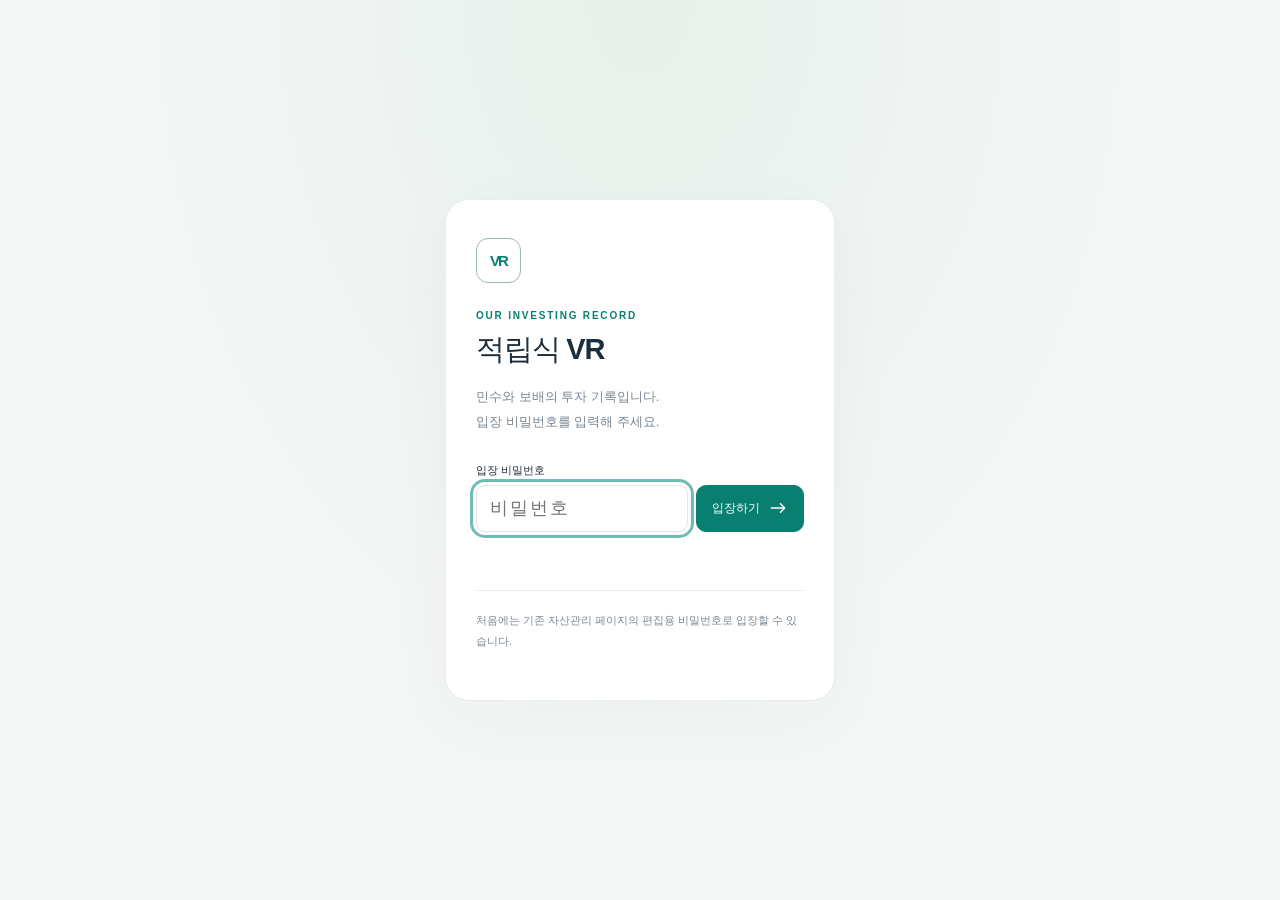
<file: vr/index.html>
<!doctype html>
<html lang="ko"><head><meta charset="utf-8"><meta name="viewport" content="width=device-width,initial-scale=1,viewport-fit=cover"><meta name="theme-color" content="#132a31"><meta name="description" content="민수와 보배의 적립식 VR 계좌 현황과 격주 거래 기록을 관리합니다."><meta name="color-scheme" content="light"><title>적립식 VR 관리</title><style>:root{--bg:#f4f6f8;--paper:#fff;--ink:#1c2d3c;--muted:#7a8793;--line:#e7edf0;--teal:#087f71;--mint:#e5f3ee;--orange:#bd692d;--nav:#132a31;--blue:#5b77c0;--red:#ba4a4a;--radius:20px;font-family:Inter,-apple-system,BlinkMacSystemFont,'Segoe UI','Noto Sans KR',Arial,sans-serif;color:var(--ink);font-size:14px;font-synthesis:none}*{box-sizing:border-box}body{margin:0;background:var(--bg)}button,input,select{font:inherit}button{cursor:pointer;border:0;background:none;color:inherit}button:disabled{cursor:not-allowed;opacity:.45}button:focus-visible,a:focus-visible,input:focus-visible,select:focus-visible{outline:3px solid #6fbdb1;outline-offset:3px}a{color:var(--teal)}svg{display:block}.icon{width:20px;height:20px;stroke:currentColor;stroke-width:1.7;fill:none;stroke-linecap:round;stroke-linejoin:round;flex-shrink:0}.shell{display:grid;grid-template-columns:226px minmax(0,1fr);min-height:100vh}.sidebar{background:var(--nav);color:#bfd0d1;padding:38px 22px;position:fixed;inset:0 auto 0 0;width:226px;z-index:20;display:flex;flex-direction:column}.brand{display:flex;align-items:center;gap:12px;color:#fff;padding:0 12px}.brand-mark{width:39px;height:39px;border:1px solid #52796f;border-radius:12px;display:grid;place-items:center;color:#a0d2ba;font-size:15px;font-weight:800;letter-spacing:-2px}.brand b{font-size:17px;letter-spacing:-.5px}.brand small{display:block;font-size:10px;letter-spacing:2px;color:#8ba6a7;margin-top:5px}.nav-label{font-size:10px;letter-spacing:1.8px;margin:54px 14px 14px;color:#6e9095}.nav{display:grid;gap:7px}.nav button{display:flex;align-items:center;gap:13px;padding:15px 17px;border-radius:11px;text-align:left;font-size:14px}.nav button.active{background:#24423f;color:#d9f3df}.nav button:not(.active):hover{background:#1b353c}.nav button .dot{margin-left:auto;width:6px;height:6px;border-radius:99px;background:#a7caa2}.side-bottom{margin-top:auto}.side-note{border:1px solid #31474d;padding:18px 15px;border-radius:14px;margin-bottom:25px;line-height:1.8;font-size:11px;color:#8eaaad}.side-note strong{display:block;font-size:12px;color:#cce0d6;margin-bottom:4px}.avatar-row{display:flex;align-items:center;gap:10px;padding:0 12px;font-size:12px}.avatar{background:#456057;color:#e4f0e0;border-radius:50%;width:32px;height:32px;display:grid;place-items:center;font-size:11px}.main{grid-column:2;padding:0 44px 34px;max-width:1680px;width:100%;margin:auto}.topbar{height:87px;border-bottom:1px solid var(--line);display:flex;align-items:center;justify-content:space-between;gap:10px}.breadcrumb{color:var(--muted);font-size:12px}.breadcrumb span{margin:0 10px;color:#c4cdd2}.top-actions{display:flex;align-items:center;gap:18px}.save-status{display:flex;align-items:center;gap:7px;font-size:11px;color:var(--muted)}.status-dot{width:6px;height:6px;background:#769b87;border-radius:50%}.icon-btn{width:35px;height:35px;display:grid;place-items:center;border:1px solid var(--line);border-radius:10px;background:#fff}.heading{display:flex;align-items:end;justify-content:space-between;gap:16px;margin:31px 0 23px}h1{font-size:28px;letter-spacing:-1.2px;margin:6px 0 8px;line-height:1.3}h2{font-size:17px;letter-spacing:-.5px;margin:0}h3{font-size:14px;margin:0}.eyebrow{font-size:10px;letter-spacing:1.8px;color:var(--teal);font-weight:700}.subtitle{font-size:12px;line-height:1.7;color:var(--muted);margin:0}.btn{border:1px solid var(--line);border-radius:10px;padding:11px 15px;display:inline-flex;align-items:center;justify-content:center;gap:8px;background:white;font-size:12px;font-weight:600;line-height:1.5}.btn.primary{background:var(--teal);border-color:var(--teal);color:#fff}.btn.dark{background:var(--nav);border-color:var(--nav);color:#fff}.btn.ghost{background:transparent}.btn.small{padding:7px 10px;font-size:11px}.btn.wide{width:100%}.btn.danger{color:var(--red);border-color:#eed7d7}.banner{background:#fff9ef;border:1px solid #f0e4d0;border-radius:11px;padding:12px 16px;font-size:11px;line-height:1.7;color:#906432;display:flex;align-items:center;gap:10px;margin-bottom:20px}.banner button{margin-left:auto;font-weight:700;text-decoration:underline;white-space:nowrap}.banner.ok{background:#edf6f1;border-color:#d8e9df;color:#47765c}.overview{display:grid;grid-template-columns:1.35fr 1fr 1fr;gap:18px;margin-bottom:23px}.card{background:var(--paper);border:1px solid var(--line);border-radius:var(--radius);padding:23px;min-width:0}.total-card{background:var(--nav);color:#fff;border-color:var(--nav);position:relative;overflow:hidden}.total-card:after{content:'';position:absolute;right:-35px;bottom:-65px;width:170px;height:170px;border:1px solid #365049;border-radius:50%;pointer-events:none}.total-card:before{content:'';position:absolute;right:-2px;bottom:-33px;width:100px;height:100px;border:1px solid #365049;border-radius:50%;pointer-events:none}.card-top{display:flex;align-items:center;justify-content:space-between;gap:8px;font-size:11px;color:var(--muted)}.total-card .card-top{color:#b4c8c9}.tag{display:inline-flex;align-items:center;gap:5px;font-size:9px;padding:4px 7px;border-radius:5px;background:#f2f5f6;color:#819197;letter-spacing:.2px;white-space:nowrap}.total-card .tag{color:#bdd1cd;background:#2b454b}.big-value{font-size:32px;font-weight:650;letter-spacing:-1.1px;margin:22px 0 11px;font-variant-numeric:tabular-nums;line-height:1.1}.big-value small{font-size:18px;color:#7e969a;margin-right:3px}.total-card .big-value small{color:#abc5c5}.return-line{font-size:11px;color:var(--teal);display:flex;gap:8px;align-items:center}.total-card .return-line{color:#b5dba9}.muted{color:var(--muted)}.positive{color:var(--teal)}.negative{color:var(--red)}.account-heading{display:flex;align-items:center;gap:9px}.account-icon{width:27px;height:27px;border-radius:9px;background:#e9f0fb;color:#627daf;display:grid;place-items:center;font-size:11px;font-weight:650}.account-icon.bobae{background:#f5ebdf;color:#af8960}.account-card .big-value{font-size:26px;margin:19px 0 9px}.account-info{display:flex;justify-content:space-between;margin-top:20px;padding-top:15px;border-top:1px solid var(--line);font-size:10px;color:var(--muted);gap:10px}.account-info b{display:block;color:var(--ink);font-size:12px;margin-top:6px;font-weight:600;font-variant-numeric:tabular-nums}.workspace-grid{display:grid;grid-template-columns:minmax(0,1.95fr) minmax(265px,1fr);gap:22px}.panel-head{display:flex;justify-content:space-between;align-items:center;gap:12px;margin-bottom:20px}.panel-head p{margin:7px 0 0;color:var(--muted);font-size:10px}.segmented{display:flex;gap:3px;background:#f2f5f5;padding:4px;border-radius:9px}.segmented button{padding:6px 10px;font-size:10px;color:var(--muted);border-radius:6px;white-space:nowrap}.segmented button.active{background:#fff;color:var(--ink);box-shadow:0 1px 4px #18382b0b}.chart-legend{display:flex;gap:18px;font-size:10px;color:var(--muted);margin-bottom:12px;flex-wrap:wrap}.legend-line{display:inline-block;width:15px;height:2px;background:var(--teal);margin:0 6px 3px 0}.legend-line.principal{background:#a8b8c3}.chart{width:100%;height:235px;overflow:visible}.chart text{font-size:9px;fill:#94a0a8;font-family:inherit}.chart-summary{display:flex;justify-content:space-between;gap:10px;padding-top:17px;border-top:1px solid var(--line);margin-top:8px;font-size:10px;color:var(--muted)}.chart-summary strong{display:block;margin-top:7px;color:var(--ink);font-size:14px;font-weight:600}.chart-note{color:#93a0a7;font-size:9px;line-height:1.6;margin:13px 0 0}.cycle-card{padding:23px;display:flex;flex-direction:column}.cycle-date{display:flex;justify-content:space-between;align-items:baseline;margin:24px 0 22px}.cycle-date strong{font-size:28px;letter-spacing:-.7px}.cycle-date span{font-size:11px;color:var(--muted)}.cycle-track{display:grid;gap:0;margin-bottom:16px}.track-row{display:flex;gap:12px;position:relative;font-size:11px;align-items:center;min-height:43px}.track-row:not(:last-child):before{content:'';position:absolute;height:23px;left:11px;top:30px;border-left:1px dashed #dbe3e4}.track-n{width:24px;height:24px;background:#f3f6f6;border:1px solid #e4eaea;display:grid;place-items:center;border-radius:50%;color:#82939b;font-size:9px}.track-row:first-child .track-n{background:#e8f3ed;color:var(--teal);border-color:#cbdfd0}.track-row small{margin-left:auto;font-size:9px;color:var(--muted)}.cycle-card .btn{margin-top:auto}.section-line{display:flex;justify-content:space-between;align-items:center;margin:26px 0 14px}.section-line small{font-size:10px;color:var(--muted)}.history-card{padding:0 23px}.table-scroll{overflow:auto}table{border-collapse:collapse;width:100%;font-size:11px;white-space:nowrap;text-align:right}th{color:var(--muted);font-weight:400;font-size:10px;background:#fbfcfd}th,td{padding:16px 12px;border-bottom:1px solid var(--line)}tr:last-child td{border-bottom:0}td:first-child,th:first-child{text-align:left;padding-left:0}td:nth-child(2),th:nth-child(2){text-align:left}.trade-badge{font-size:10px;border-radius:5px;padding:4px 7px;background:#f0f4f5;color:#788d98}.trade-badge.buy{color:var(--teal);background:#edf6f0}.trade-badge.sell{color:#9c6b3e;background:#faf2e8}.footer{display:flex;justify-content:space-between;gap:12px;font-size:9px;color:#99a4aa;margin-top:27px;line-height:1.7}.bottom-nav{display:none}.empty{padding:70px 20px;text-align:center;max-width:750px;margin:auto}.empty .empty-icon{background:#e5f0ea;color:var(--teal);width:72px;height:72px;display:grid;place-items:center;border-radius:24px;margin:0 auto 28px}.empty h1{font-size:30px}.empty p{color:var(--muted);line-height:1.9;margin:16px 0 24px}.empty .buttons{display:flex;justify-content:center;gap:10px;flex-wrap:wrap}.onboard-list{max-width:440px;margin:35px auto 0;display:grid;gap:16px;text-align:left}.onboard-list li{list-style:none;display:flex;align-items:center;gap:14px;line-height:1.7;font-size:12px}.onboard-list li span{color:var(--teal);width:28px;height:28px;background:#eaf2ed;border-radius:50%;display:grid;place-items:center;flex-shrink:0}.empty-note{font-size:11px!important;padding:14px;border:1px solid var(--line);border-radius:10px}.field{display:grid;gap:7px;margin:16px 0}.field label{font-size:11px;font-weight:600}.field input,.field select,select.control{width:100%;border:1px solid #dfe7e9;background:#fff;border-radius:9px;padding:12px 13px;color:var(--ink);min-width:0}.field input:disabled{background:#f4f6f7;color:#81929a}.field small{font-size:10px;color:var(--muted);line-height:1.7}.form-grid{display:grid;grid-template-columns:1fr 1fr;gap:0 18px}.settings-grid{display:grid;grid-template-columns:minmax(0,1fr) minmax(0,1fr);gap:22px;align-items:start}.settings-grid>.card{height:100%}.settings-grid .card h2{margin-bottom:8px}.inline-actions{display:flex;gap:9px;flex-wrap:wrap;margin-top:17px}.label-value{display:flex;justify-content:space-between;font-size:12px;padding:14px 0;border-bottom:1px solid var(--line)}.label-value b{font-weight:600}.help{font-size:11px;line-height:1.8;color:var(--muted);margin:15px 0}.help strong{color:var(--ink);font-weight:600}.notice{background:#f5f8f7;border:1px solid #e6eeea;padding:13px;border-radius:10px;font-size:11px;line-height:1.8;color:#678178}.filter-row{display:flex;gap:10px;align-items:center;flex-wrap:wrap}.filter-row input,.filter-row select{border:1px solid var(--line);background:#fff;border-radius:9px;padding:10px;font-size:11px;color:var(--ink)}.record-total{font-size:11px;color:var(--muted);margin:15px 0}.workflow{max-width:870px;margin:auto}.account-tabs{display:flex;gap:12px;margin:0 0 18px}.account-tabs button{flex:1;background:#fff;border:1px solid var(--line);border-radius:13px;text-align:left;padding:15px 18px;display:flex;align-items:center;gap:10px}.account-tabs button.active{border-color:#77aa98;background:#edf5f0}.account-tabs button small{margin-left:auto;color:var(--muted);font-size:10px}.stepper{display:flex;justify-content:space-between;gap:3px;margin:24px 0 28px}.stepper button{flex:1;text-align:center;font-size:10px;color:var(--muted);position:relative;padding:0 2px}.stepper span{display:grid;place-items:center;border-radius:50%;width:32px;height:32px;background:#eff3f4;color:#8a9ca4;margin:0 auto 10px;font-size:11px;position:relative;z-index:1}.stepper button.active span{background:var(--teal);color:#fff}.stepper button.done span{background:#d7eade;color:#398165}.stepper button:not(:last-child):after{content:'';height:1px;background:#e4ebec;position:absolute;top:16px;left:calc(50% + 22px);width:calc(100% - 40px)}.step-main{padding:26px 6px 12px;max-width:540px;margin:auto}.step-main h2{font-size:24px;margin:12px 0}.step-main .step-eyebrow{color:var(--teal);font-size:10px;letter-spacing:1.5px}.order-number{font-size:42px;font-weight:650;letter-spacing:-1.5px;line-height:1.25;margin:20px 0 8px}.order-number small{font-size:19px;margin-left:5px}.calc-grid{display:grid;grid-template-columns:repeat(3,1fr);gap:8px;margin:23px 0}.calc-grid>div{background:#f5f7f8;border-radius:10px;padding:13px 11px;font-size:10px;color:var(--muted)}.calc-grid b{display:block;font-size:13px;color:var(--ink);margin-top:8px;font-weight:600}.step-main>.field input{font-size:24px;padding:16px}.input-suffix{position:relative}.input-suffix input{width:100%;font-size:26px!important;padding:17px 42px 17px 16px!important;font-variant-numeric:tabular-nums}.input-suffix span{position:absolute;right:16px;top:50%;transform:translateY(-50%);font-size:13px;color:var(--muted)}.check{display:flex;align-items:flex-start;gap:9px;font-size:12px;line-height:1.7;margin:20px 0;cursor:pointer}.check input{accent-color:var(--teal);width:17px;height:17px;flex-shrink:0;margin-top:2px}.step-actions{display:flex;gap:10px;margin-top:25px}.step-actions .primary{flex:1}.back-btn{padding:12px 16px}.step-meta{font-size:10px;color:var(--muted);text-align:center;margin-top:15px;line-height:1.8}.trade-lock{text-align:center;padding:40px 20px}.trade-lock .icon{width:35px;height:35px;margin:0 auto 17px;color:#aa8a5a}.trade-lock p{color:var(--muted);line-height:1.8;font-size:12px}.review{background:#f6f9f7;border-radius:14px;padding:16px 20px;margin:20px 0}.review .label-value:last-child{border:0}.success{text-align:center;padding:35px 10px}.success-circle{background:#deefe3;color:var(--teal);width:65px;height:65px;border-radius:50%;display:grid;place-items:center;margin:0 auto 22px}.success h2{font-size:24px;margin-bottom:12px}.success p{line-height:1.8;color:var(--muted)}.toast{position:fixed;left:calc(50% + 110px);bottom:28px;transform:translateX(-50%);background:#16342e;color:#fff;padding:13px 20px;border-radius:12px;z-index:100;max-width:min(90vw,500px);font-size:12px;box-shadow:0 10px 35px #10382c20;line-height:1.7}.toast.error{background:#8d4141}dialog{border:1px solid var(--line);padding:28px;border-radius:20px;width:min(90vw,520px);color:var(--ink);box-shadow:0 30px 120px #102d3433}dialog::backdrop{background:#142e3470;backdrop-filter:blur(3px)}dialog h2{margin:5px 0 10px}dialog p{font-size:12px;line-height:1.9;color:var(--muted)}.hide{display:none!important}.two-col{display:grid;grid-template-columns:1fr 1fr;gap:20px}.no-data{padding:30px;text-align:center;color:var(--muted);font-size:12px}.source-switch{font-size:10px;border:1px solid var(--line);border-radius:7px;padding:6px;background:#fff;color:var(--muted);max-width:100%}.mobile-brand{display:none}.file-input{display:none}.detail-summary{cursor:pointer;font-size:11px;color:var(--teal);padding:10px 0}.health-list{font-size:12px;line-height:2.1;padding-left:20px;color:var(--muted)}.health-list b{color:var(--ink)}.settings-section{margin:24px 0 14px}.checkbox-inline{font-size:11px;line-height:1.8}.chart-hover{position:absolute;background:#fff;border:1px solid var(--line);box-shadow:0 4px 18px #12382612;border-radius:9px;padding:9px;font-size:10px;pointer-events:none;z-index:5;line-height:1.8;white-space:nowrap}.chart-wrap{position:relative}.sync-warning{color:var(--orange)}@media(min-width:1500px){.main{padding-left:56px;padding-right:56px}.big-value{font-size:38px}.card{padding:27px}.chart{height:265px}}@media(max-width:1150px){.shell{grid-template-columns:190px minmax(0,1fr)}.sidebar{width:190px;padding:30px 15px}.main{padding:0 25px 28px}.overview{gap:12px;grid-template-columns:1.15fr 1fr 1fr}.card{padding:19px}.big-value{font-size:28px}.account-card .big-value{font-size:23px}.workspace-grid{grid-template-columns:minmax(0,1.5fr) minmax(240px,1fr)}.account-info{font-size:9px;gap:6px}.account-info b{font-size:11px}.toast{left:calc(50% + 95px)}}@media(max-width:900px){.shell{grid-template-columns:160px minmax(0,1fr)}.sidebar{width:160px;padding:30px 10px}.brand{gap:7px;padding:0 8px}.brand b{font-size:14px}.brand small{font-size:8px}.nav button{padding:14px 12px;font-size:12px}.nav-label{margin-left:12px}.main{padding:0 20px 28px}.overview{grid-template-columns:1fr 1fr}.total-card{grid-column:1/-1}.total-card .big-value{margin:16px 0 12px;font-size:35px}.workspace-grid{grid-template-columns:1fr}.cycle-card{display:grid;grid-template-columns:1fr 1fr;gap:0 25px}.cycle-card .panel-head{grid-column:1}.cycle-date{grid-column:1;margin-top:0}.cycle-track{grid-row:1/4;grid-column:2;margin:0}.cycle-card .btn{grid-column:1}.settings-grid{grid-template-columns:1fr}.toast{left:calc(50% + 80px)}}@media(max-width:620px){:root{font-size:13px}.shell{display:block}.sidebar{display:none}.main{padding:0 18px 85px}.topbar{height:65px}.breadcrumb{display:none}.mobile-brand{display:flex;align-items:center;gap:8px;font-weight:750;letter-spacing:-.4px;font-size:15px}.mobile-brand .brand-mark{width:28px;height:28px;color:var(--teal);border-color:#b2cbbc;font-size:11px;border-radius:8px}.top-actions{gap:10px}.save-status{font-size:9px}.heading{margin:25px 0 19px;align-items:start}.eyebrow{font-size:9px}h1{font-size:25px;margin:7px 0}.heading>.btn{font-size:10px;padding:8px 10px;margin-top:10px}.heading>.btn .icon{width:15px;height:15px}.subtitle{font-size:10px}.banner{font-size:10px;padding:10px 12px;gap:8px;align-items:start}.banner .icon{width:16px;height:16px;margin-top:2px}.banner button{font-size:10px;white-space:normal;min-width:48px}.overview{gap:10px;margin-bottom:16px}.card{border-radius:16px;padding:18px}.total-card{padding:23px}.total-card .big-value{font-size:36px;margin-top:20px}.account-card{padding:15px 13px}.account-card .big-value{font-size:21px;margin-top:19px;letter-spacing:-.8px}.account-card .big-value small{font-size:14px;margin-right:1px}.account-card .tag{display:none}.card-top{font-size:10px}.account-icon{width:23px;height:23px;font-size:10px;border-radius:7px}.return-line{font-size:9px;gap:5px}.account-info{margin-top:15px;padding-top:12px;gap:8px;font-size:9px;flex-wrap:wrap}.account-info b{font-size:11px}.workspace-grid{gap:16px}.panel-head{margin-bottom:18px}h2{font-size:16px}.panel-head p{font-size:9px}.segmented button{padding:5px 8px;font-size:9px}.chart{height:205px}.chart-summary{font-size:9px;gap:6px}.chart-summary strong{font-size:12px}.chart-note{font-size:8px}.chart-legend{font-size:9px;gap:12px}.cycle-card{gap:0 15px;display:grid}.cycle-date{margin:0 0 17px}.cycle-date strong{font-size:23px}.cycle-date span{font-size:9px}.cycle-card .panel-head{margin-bottom:13px}.cycle-card .btn{font-size:10px;padding:10px}.track-row{font-size:10px;min-height:40px;gap:8px}.track-row small{display:none}.track-n{width:21px;height:21px}.track-row:not(:last-child):before{left:10px;top:28px;height:20px}.cycle-card .tag{font-size:8px}.section-line{margin:23px 0 12px}.section-line small{font-size:9px}.history-card{padding:0 15px}th,td{padding:14px 10px;font-size:10px}.footer{display:block;font-size:8px;margin-top:21px}.footer span{display:block;margin:5px 0}.bottom-nav{display:grid;grid-template-columns:repeat(4,1fr);position:fixed;bottom:0;left:0;right:0;background:#ffffffee;backdrop-filter:blur(15px);border-top:1px solid var(--line);z-index:50;padding:10px 8px max(10px,env(safe-area-inset-bottom));gap:3px}.bottom-nav button{display:grid;justify-items:center;gap:5px;font-size:9px;color:#8c9ba2;padding:4px}.bottom-nav button.active{color:var(--teal);font-weight:700}.bottom-nav .icon{width:20px;height:20px}.toast{left:50%;bottom:85px;font-size:11px}.step-main{padding:18px 0 8px}.step-main h2{font-size:21px}.stepper{margin:24px -5px}.stepper button{font-size:9px}.stepper span{width:28px;height:28px}.stepper button:not(:last-child):after{top:14px}.account-tabs{gap:8px}.account-tabs button{padding:13px 12px;font-size:11px}.account-tabs button small{font-size:8px}.calc-grid b{font-size:12px}.form-grid{gap:0 12px}.settings-grid{gap:16px}.two-col{grid-template-columns:1fr}.empty{padding:45px 5px}.empty h1{font-size:26px}.empty p{font-size:12px}.empty .empty-icon{width:60px;height:60px}.empty .buttons .btn{font-size:11px}.onboard-list{padding-left:0}.empty-note{font-size:10px!important}.trade-lock{padding:30px 5px}.filter-row{gap:7px}.filter-row input{max-width:140px}.step-actions{margin-top:23px}.health-list{font-size:11px}}
@media(prefers-reduced-motion:no-preference){.main>section{animation:reveal .2s ease-out}@keyframes reveal{from{opacity:.5;transform:translateY(4px)}to{opacity:1;transform:none}}}

.gate-shell{min-height:100dvh;display:grid;place-items:center;padding:28px;background:radial-gradient(ellipse at top,#e7f0eb,transparent 60%),#f5f7f6}.gate-card{width:min(100%,390px);padding:38px 30px;background:white;border:1px solid var(--line);border-radius:24px;box-shadow:0 20px 70px #173a2d09}.gate-card>.brand-mark{width:45px;height:45px;color:var(--teal);border-color:#9bbbaa;margin-bottom:27px}.gate-card h1{margin:10px 0 17px;font-size:29px}.gate-card>p{font-size:13px;line-height:1.9;color:var(--muted)}.gate-card .field{margin-top:28px}.gate-card input{font-size:18px;letter-spacing:2px}.gate-controls{display:grid;grid-template-columns:minmax(0,1fr) auto;gap:8px}.gate-controls .btn{margin:0;min-height:47px;white-space:nowrap}.gate-error{color:var(--red);min-height:19px;font-size:12px;line-height:1.7;margin-bottom:0}.gate-card .gate-help{font-size:11px;margin-top:23px;padding-top:19px;border-top:1px solid var(--line)}

.price-summary{display:flex;align-items:center;justify-content:space-between;gap:14px;background:#edf4ef;border:1px solid #dce9df;border-radius:12px;padding:13px 16px;margin-bottom:18px;font-size:11px;line-height:1.8;color:#536e60}.price-summary>span{display:flex;gap:7px;align-items:center;flex-wrap:wrap}.price-summary button{display:flex;align-items:center;gap:5px;white-space:nowrap;font-size:11px;color:var(--teal)}@media(max-width:620px){.bottom-nav{grid-template-columns:repeat(5,1fr)}.price-summary{padding:10px 12px;font-size:10px}.price-summary>span{display:block}.price-summary>span>.icon{display:none}.price-summary button{font-size:9px}}

.chart.price-chart{height:auto;max-height:270px;display:block;margin:14px 0 18px}.price-chart text{font-size:15px}

.numeric-password{-webkit-text-security:disc;text-security:disc}
</style></head><body><div id="app"></div><input id="import-file" class="file-input" type="file" accept="application/json,.json" aria-label="VR 백업 가져오기"><dialog id="confirm-dialog"></dialog><noscript>이 앱을 사용하려면 JavaScript를 켜 주세요.</noscript><script>window.VR_VERIFICATION={"targetChecks":221,"bandChecks":446,"valuationChecks":223,"remainingChecks":223,"poolChecks":223,"engineTests":16,"reference":"Original account workbooks: cached cell values","toleranceUSD":0.015};
(function(root){
'use strict';
const DAY=86400000;
const finite=(v)=>typeof v==='number'&&Number.isFinite(v);
const round=(v,n=2)=>Math.sign(v)*Math.round((Math.abs(v)+Number.EPSILON*Math.max(1,Math.abs(v)))*10**n)/10**n;
const floor=(v,n=0)=>Math.floor((v+1e-10)*10**n)/10**n;
const dateMs=(s)=>{if(!/^\d{4}-\d{2}-\d{2}$/.test(s||''))throw Error('날짜를 확인해 주세요.');const d=Date.parse(s+'T00:00:00Z');if(!finite(d)||new Date(d).toISOString().slice(0,10)!==s)throw Error('올바른 날짜가 아닙니다.');return d;};
const addDays=(s,n)=>new Date(dateMs(s)+n*DAY).toISOString().slice(0,10);
const today=()=>new Intl.DateTimeFormat('sv-SE',{timeZone:'Asia/Seoul',year:'numeric',month:'2-digit',day:'2-digit'}).format(new Date());
function nextV(v,pool,contribution=500,g=10){if(!finite(v)||v<=0||!finite(pool)||pool<0||!finite(contribution)||contribution<0||!finite(g)||g<=0)throw Error('V와 Pool 설정을 확인해 주세요.');return v*round(1+pool/v/g,3)+contribution;}
function plan({v,holdings,pool,price,contribution=500,band=.2,usage=.75}){
 if(![v,holdings,pool,price,contribution,band,usage].every(finite)||v<=0||price<=0||holdings<0||!Number.isInteger(holdings)||pool<0||contribution<0||band<=0||band>=1||usage<0||usage>1)throw Error('계산 입력값을 확인해 주세요.');
 const low=v*(1-band),high=v*(1+band),stock=holdings*price;
 // Pool already contains the preceding funded period's deposit. Today's deposit follows the order.
 const excelBudget=floor(pool*usage,2),budget=excelBudget;
 let quantity=0;
 if(stock>high+1e-8)quantity=-Math.min(holdings,Math.floor((stock-high)/price+1e-10)+1);
 else if(stock<low-1e-8){const needed=Math.ceil((low-stock)/price-1e-10),excelAmount=floor(Math.min(excelBudget,needed*price),2);if(excelAmount>price+1e-9)quantity=Math.min(Math.floor((excelAmount+1e-9)/price),Math.floor((pool+1e-9)/price));}
 return {v,low,high,stock,budget,quantity,amount:round(Math.abs(quantity)*price),limited:quantity>=0&&stock<low&&budget<Math.ceil((low-stock)/price-1e-10)*price,action:quantity>0?'매수':quantity<0?'매도':'유지',reserve:round(pool*(1-usage)+contribution)};
}
// Exact cached workbook M-column expression, including transactions already entered.
function excelRemaining({v,holdings,pool,price,contribution,amount,prevPool,first=false}){
 const low=v*.8,high=v*1.2,stock=holdings*price;
 if(stock>high)return -(Math.floor((stock-high)/price)+1)*price;
 const base=first?pool+contribution:prevPool+contribution;
 const max=floor(Math.min(base*.75-amount,Math.ceil((low-stock)/price)*price),2);
 if(pool<base*.25||price>=max)return 0;
 if(stock<low)return max;
 return 0;
}
function currentAccount(state,id){const a=state.accounts[id];if(!a)throw Error('계좌를 찾을 수 없습니다.');const records=state.records.filter(r=>r.account===id).sort((a,b)=>a.cycleDate.localeCompare(b.cycleDate));return records.length?records[records.length-1]:a.baseline;}
function cycleFor(state,id){return addDays(currentAccount(state,id).cycleDate,14);}
function tradePeriod(tradeDate){
 return {cycleStart:addDays(tradeDate,-14),cycleEnd:addDays(tradeDate,-1),tradeDate};
}
function historyDates(record){
 // Excel history keys the closing period by its start. App trades and funded
 // checkpoints instead key the next period by the day the trade takes place.
 const keyedByTrade=record.source==='web'||record.source==='excel_checkpoint';
 const dates=tradePeriod(keyedByTrade?record.cycleDate:addDays(record.cycleDate,14));
 if(record.quantity===null||record.source==='baseline')dates.tradeDate=null;
 return dates;
}
function accountTradeHistory(state,id){
 const records=[...state.accounts[id].history,...state.records.filter(row=>row.account===id)];
 const dated=records.map(row=>({...row,...historyDates(row)}));
 // A completed app trade takes precedence over the imported row for its date.
 const appByDate=new Map(dated.filter(row=>row.source==='web'&&row.tradeDate).map(row=>[row.tradeDate,row]));
 return dated.filter(row=>(appByDate.get(row.tradeDate)??row)===row);
}
function orderPlan(state,id){const a=currentAccount(state,id);return plan({v:a.v,holdings:a.holdings,pool:a.pool,price:state.quote.price,contribution:state.settings.contribution});}
function quoteValid(state,date){const q=state.quote;return !!q&&finite(q.price)&&q.price>0&&q.confirmed&&q.date===addDays(date,-1);}
function canTrade(state,id,clock=today()){
 const date=cycleFor(state,id);
 if(!state.baselineConfirmed)return {ok:false,reason:'최신 계좌 잔고를 확인해 주세요.'};
 if(date!==clock)return {ok:false,reason:date<clock?'미기록 회차가 있습니다. 설정에서 기준 잔고와 다음 거래일을 맞춰 주세요.':'거래일 당일에 진행할 수 있습니다.'};
 if(!quoteValid(state,date))return {ok:false,reason:'직전 월요일의 미국시장 종가를 확인해 주세요. 휴장이면 그 이전 최근 거래일 종가를 확인합니다.'};
 return {ok:true,reason:''};
}
function validateBaseline(b){if(!b||![b.v,b.pool,b.holdings,b.principal].every(finite)||b.v<=0||b.pool<0||b.principal<=0||b.holdings<0||!Number.isInteger(b.holdings))throw Error('기준 잔고의 숫자를 확인해 주세요.');dateMs(b.cycleDate);dateMs(b.asOf);if(new Date(dateMs(addDays(b.cycleDate,14))).getUTCDay()!==2)throw Error('다음 거래일은 화요일이어야 합니다.');}
function validateState(s){
 if(!s||s.schemaVersion!==1||!s.accounts||!Array.isArray(s.records)||!s.drafts||typeof s.drafts!=='object')throw Error('지원하는 VR 백업 파일이 아닙니다.');
 for(const id of ['minsu','bobae']){const a=s.accounts[id];if(!a||a.id!==id||!Array.isArray(a.history)||!Array.isArray(a.weekly))throw Error('계좌 기록이 누락되어 있습니다.');validateBaseline(a.baseline);for(const r of [...a.history,...a.weekly]){if(!r||!finite(r.assets)||!finite(r.principal)||r.principal<=0||!finite(r.price)||r.price<=0)throw Error('과거 자산 기록의 숫자를 확인해 주세요.');dateMs(r.date||r.asOf);}}
 const keys=new Set();
 for(const r of s.records){if(!['minsu','bobae'].includes(r.account)||!Number.isInteger(r.quantity)||!finite(r.pool)||r.pool<0||!finite(r.v)||r.v<=0||!finite(r.principal)||r.principal<=0||!Number.isInteger(r.holdings)||r.holdings<0||!finite(r.price)||r.price<=0||!finite(r.assets)||!finite(r.contribution)||r.contribution<0)throw Error('거래 기록이 올바르지 않습니다.');dateMs(r.cycleDate);dateMs(r.asOf);const k=r.account+'-'+r.cycleDate;if(keys.has(k))throw Error('중복 거래 회차가 있습니다.');keys.add(k);}
 if(!s.settings||s.settings.contribution!==500||s.settings.band!==.2||s.settings.g!==10||s.settings.poolUsage!==.75||s.settings.rpDays!==14)throw Error('현재 버전은 회당 $500, G=10, ±20%, Pool 75%, RP 14일 설정을 지원합니다.');
 if(s.quote&&(!finite(s.quote.price)||s.quote.price<=0))throw Error('종가가 올바르지 않습니다.');if(s.quote)dateMs(s.quote.date);
 return s;
}
function complete(state,id,draft,clock=today()){
 const gate=canTrade(state,id,clock);if(!gate.ok)throw Error(gate.reason);
 const date=cycleFor(state,id),prev=currentAccount(state,id);
 if(state.records.some(r=>r.account===id&&r.cycleDate===date))throw Error('이미 저장한 회차입니다.');
 if(!draft||!Array.isArray(draft.steps)||!draft.steps.slice(0,3).every(Boolean)||draft.steps.length<3)throw Error('RP 매도, 주식 거래, $500 환전을 순서대로 완료해 주세요.');
 if(!Number.isInteger(draft.quantity)||!finite(draft.rp)||draft.rp<0||Math.abs(draft.rp*100-Math.round(draft.rp*100))>1e-7)throw Error('거래수량과 RP 금액(소수 둘째 자리)을 입력해 주세요.');
 if(prev.holdings+draft.quantity<0)throw Error('보유 수량보다 많이 매도할 수 없습니다.');
 const p=orderPlan(state,id);
 if(Math.abs(draft.quantity)>Math.abs(p.quantity))throw Error('실제 수량이 계산 수량을 초과합니다. 기준 잔고를 확인해 주세요.');
 if(Math.sign(draft.quantity)!==Math.sign(p.quantity)&&draft.quantity!==0)throw Error('계산된 매수·매도 방향과 실제 거래 방향이 다릅니다.');
 // The observed final RP is the next Pool, including this cycle's completed deposit.
 const vBasisPool=draft.rp;
 const record={id:id+'-'+date,account:id,cycleDate:date,asOf:date,v:nextV(prev.v,vBasisPool,500),orderV:p.v,vBasisPool,holdings:prev.holdings+draft.quantity,pool:draft.rp,price:state.quote.price,principal:prev.principal+500,quantity:draft.quantity,contribution:500,source:'web',rpMaturity:addDays(date,14),quoteDate:state.quote.date,createdAt:new Date().toISOString()};
 record.assets=record.holdings*record.price+record.pool;
 // RP is the observed ending balance. Execution price, fees and interest cannot be separated from two inputs.
 record.cashReconciliation=round(record.pool-(prev.pool+500-draft.quantity*record.price));
 return record;
}
function blank(){return {schemaVersion:1,updatedAt:new Date().toISOString(),accounts:{},records:[],drafts:{},settings:{contribution:500,band:.2,g:10,poolUsage:.75,rpDays:14},quote:null,baselineConfirmed:false};}
root.VR={round,floor,dateMs,addDays,today,nextV,plan,excelRemaining,currentAccount,cycleFor,tradePeriod,historyDates,accountTradeHistory,orderPlan,quoteValid,canTrade,validateBaseline,validateState,complete,blank};
})(typeof window!=='undefined'?window:globalThis);

let prices=null,pricesLoading=false,pricesError='',priceSymbol='TQQQ',allPrices=false;
async function readDailyPrices(basisDate,sinceDate){await ensureSession();const r=await fetch(cfg.url+'/rest/v1/rpc/vr_daily_prices',{method:'POST',headers:{apikey:cfg.key,'Content-Type':'application/json'},body:JSON.stringify({p_token:session.token,p_data:{basisDate,sinceDate}}),signal:AbortSignal.timeout(18000)});const d=await r.json();if(!r.ok)throw Error(d.message||'종가 기록을 불러오지 못했습니다.');if(d?.error){if(d.error==='session_expired')lockGate();throw Error(errors[d.error]||d.error);}return d;}
function neededBasis(){if(!active())return VR.addDays(nextTuesday(VR.today()),-1);return VR.addDays(['minsu','bobae'].map(id=>VR.cycleFor(state,id)).sort()[0],-1);}
function priceSince(){return active()?['minsu','bobae'].map(id=>VR.currentAccount(state,id).cycleDate).sort()[0]:VR.addDays(neededBasis(),-14);}
function applyAutomaticQuote(data){const q=data?.basis;if(!active()||!q||q.basisDate!==neededBasis()||q.basisDate>VR.today())return;
 if(q.hasSplit||q.hasConflict){if(state.quote?.confirmed){state.quote.confirmed=false;persist();}return;}
 if(Object.values(state.drafts).some(d=>d.steps.some(Boolean)))return;
 if(state.quote?.source==='manual'&&state.quote?.confirmed&&state.quote.date===q.basisDate)return;
 if(state.quote?.date===q.basisDate&&state.quote?.actualDate===q.actualDate&&state.quote?.price===q.price&&state.quote.confirmed)return;
 state.quote={price:q.price,date:q.basisDate,actualDate:q.actualDate,source:'automatic_daily',confirmed:true};persist();
}
async function loadDailyPrices(){if(!session||!unlocked)return;pricesLoading=true;pricesError='';try{const d=await readDailyPrices(neededBasis(),priceSince());if(!Array.isArray(d?.rows))throw Error('종가 기록 응답이 올바르지 않습니다.');prices=d;applyAutomaticQuote(d);}catch(e){pricesError=e.message;}finally{pricesLoading=false;if(unlocked)render();}}
async function refreshDailyPrices(){if(pricesLoading)return;pricesLoading=true;pricesError='';render();try{const r=await api('/functions/v1/vr-daily-prices',{method:'POST',body:{}});if(r.status==='partial')toast('일부 종목 수집을 마치지 못했습니다. 저장된 기록을 확인해 주세요.',true);else toast(r.skipped?'최근 수집 기록을 불러옵니다.':'최신 종가를 수집했습니다.');}catch(e){pricesError=e.message;toast(e.message,true);}finally{pricesLoading=false;await loadDailyPrices();}}
function collectionTime(v){return v?new Intl.DateTimeFormat('ko-KR',{timeZone:'Asia/Seoul',month:'numeric',day:'numeric',hour:'2-digit',minute:'2-digit',hour12:false}).format(new Date(v)):'아직 없음';}
function priceSummary(){const last=prices?.latest;if(!last)return pricesError?`<div class="banner">${icon('warning')}종가 기록 조회 실패 · ${E(pricesError)}</div>`:'';const failed=prices.collection?.status==='error'||prices.collection?.status==='partial';return `<div class="price-summary"><span>${icon('chart')}최근 미국장 종가 <b>${E(last.date)}</b> · TQQQ <b>${usd(last.price,4)}</b>${failed?' · 수집 재시도 대기':''}</span><button data-nav="prices">종가 기록 ${icon('arrow')}</button></div>`;}
function priceChart(){let rows=(prices?.rows||[]).filter(r=>Number.isFinite(r[priceSymbol==='TQQQ'?'tqqq':'spy'])).slice(-120);if(!rows.length)return '<div class="no-data">아직 저장된 종가가 없습니다.</div>';const key=priceSymbol==='TQQQ'?'tqqq':'spy',values=rows.map(r=>r[key]),low=Math.min(...values),high=Math.max(...values),span=high-low||1,W=520,H=240,pad=50;const x=i=>pad+i*(W-pad*2)/Math.max(1,rows.length-1),y=v=>H-28-(v-low)/span*(H-50);const line=rows.map((r,i)=>(i?'L':'M')+x(i).toFixed(2)+','+y(r[key]).toFixed(2)).join(' ');return `<svg class="chart price-chart" viewBox="0 0 ${W} ${H}" role="img" aria-label="${priceSymbol} 최근 120개 기록의 종가 그래프"><path d="M${pad},${H-28}H${W-pad}" stroke="#e1e8e5" fill="none"/><path d="${line}" stroke="#437e65" stroke-width="2.4" fill="none"/>${[0,rows.length-1].map(i=>`<text x="${x(i)}" y="${H-7}" text-anchor="${i?'end':'start'}">${rows[i].date}</text>`).join('')}<text x="8" y="24">$${money(high,2)}</text><text x="8" y="${H-30}">$${money(low,2)}</text></svg>`;}
function pricesView(){const rows=(prices?.rows||[]).slice().reverse(),stats=prices?.stats,run=prices?.collection;return `${heading('종가 기록','미국 거래일별 TQQQ · SPY 종가를 보관합니다.',`<button class="btn" data-action="prices-refresh" ${pricesLoading?'disabled':''}>${pricesLoading?'수집 중…':'지금 수집'}</button>`)}${pricesError?`<div class="banner">${E(pricesError)}</div>`:''}<article class="card"><div class="panel-head"><div><h2>매일 쌓이는 종가</h2><p>화~토 오전 7:20 수집 · 8:20 재시도 (한국시간)</p></div><div class="segmented">${['TQQQ','SPY'].map(id=>`<button data-price-symbol="${id}" class="${priceSymbol===id?'active':''}">${id}</button>`).join('')}</div></div>${priceChart()}<div class="chart-summary"><div>저장한 날짜<strong>${stats?money(stats.dates,0)+'일':'—'}</strong></div><div>최근 종가일<strong>${E(prices?.latest?.date||'—')}</strong></div><div>마지막 수집 성공<strong>${collectionTime(run?.last_success)}</strong></div></div><p class="help">기존 엑셀의 주말·휴일 이월 기록은 보존했습니다. 자동 수집은 실제 미국 거래일 종가만 추가하며, 같은 날짜는 중복 저장하지 않습니다.</p>${stats?.conflicts?`<div class="banner">${icon('info')}과거 엑셀의 종가가 서로 다른 ${stats.conflicts}건은 확인 필요로 표시했습니다. 기존 값은 보존했습니다.</div>`:''}${run&&run.status!=='ok'&&run.status!=='waiting'?`<div class="banner">수집 상태: ${E(run.status==='running'?'수집 중':'일부 또는 전체 수집 실패')} · ${E(run.last_error||'잠시 뒤 다시 확인해 주세요.')}</div>`:''}</article><div class="section-line"><h2>일별 기록</h2><button class="btn small" data-action="prices-csv">CSV 내려받기</button></div><article class="card history-card"><div class="table-scroll"><table><thead><tr><th>미국 기준일</th><th>TQQQ (USD)</th><th>SPY (USD)</th><th>출처</th></tr></thead><tbody>${rows.slice(0,allPrices?rows.length:40).map(r=>`<tr><td>${r.date}</td><td>${r.tqqq===null?'—':money(r.tqqq,4)}</td><td>${r.spy===null?'—':money(r.spy,4)}</td><td><span class="trade-badge">${r.conflict?'확인 필요':r.market_close?'자동 수집':'엑셀 기록'}</span></td></tr>`).join('')}</tbody></table></div></article>${rows.length>40&&!allPrices?'<div style="text-align:center;margin-top:18px"><button class="btn" data-action="prices-all">이전 기록 펼치기</button></div>':''}<p class="help">가격 제공: Yahoo Finance Chart. 수집이 실패하면 기존 값을 유지하고 다음 수집 때 최근 누락 구간을 다시 확인합니다.</p>`;}
function exportDailyCSV(){const rows=prices?.rows||[];if(!rows.length){toast('아직 내려받을 종가가 없습니다.');return;}download('VR_daily_closes_'+VR.today()+'.csv','\ufeff'+['US_date,TQQQ_USD,SPY_USD,source,needs_review',...rows.map(r=>[r.date,r.tqqq??'',r.spy??'',r.market_close?'automatic':'excel',r.conflict?'yes':'no'].join(','))].join('\r\n'),'text/csv;charset=utf-8');}

'use strict';
const $=s=>document.querySelector(s), $$=s=>[...document.querySelectorAll(s)];
const E=s=>String(s??'').replace(/[&<>"']/g,c=>({'&':'&amp;','<':'&lt;','>':'&gt;','"':'&quot;',"'":'&#39;'}[c]));
const money=(n,d=2)=>Number.isFinite(n)?VR.round(n,d).toLocaleString('en-US',{minimumFractionDigits:d,maximumFractionDigits:d}):'—';
const usd=(n,d=2)=>'$'+money(n,d),pct=n=>Number.isFinite(n)?(n>=0?'+':'')+money(n*100,2)+'%':'—';
const names={minsu:'민수',bobae:'보배'},KEY='vr-family-state-v1',SESSIONKEY='vr-gate-session-v2',DIRTYKEY='vr-family-dirty-v1';
const paths={home:'<rect x="3" y="3" width="7" height="7" rx="1.5"/><rect x="14" y="3" width="7" height="7" rx="1.5"/><rect x="3" y="14" width="7" height="7" rx="1.5"/><rect x="14" y="14" width="7" height="7" rx="1.5"/>',trade:'<path d="M4 7h15l-4-4M20 17H5l4 4M19 7l-4 4M5 17l4-4"/>',history:'<path d="M5 4h14v17H5zM9 2v4M15 2v4M8 11h8M8 15h8M8 18h4"/>',settings:'<path d="m9 3 1-1h4l1 3 3 1 3 1v4l-2 2-1 3-1 3h-4l-2-2-3-1-3-1v-4l2-2 1-3z"/><circle cx="12" cy="11" r="3"/>',download:'<path d="M12 3v12m-4-4 4 4 4-4M4 16v5h16v-5"/>',arrow:'<path d="M4 12h16m-5-5 5 5-5 5"/>',check:'<path d="m5 12 4 4L19 6"/>',clock:'<circle cx="12" cy="12" r="9"/><path d="M12 7v5l3 2"/>',cloud:'<path d="M5 18a5 5 0 0 1-1-10 7 7 0 0 1 13-2 6 6 0 0 1 1 12M12 11v10m-3-3 3 3 3-3"/>',warning:'<path d="m12 3 10 18H2zM12 9v5M12 17v1"/>',upload:'<path d="M12 17V4m-4 4 4-4 4 4M4 17v4h16v-4"/>',lock:'<rect x="5" y="10" width="14" height="11" rx="2"/><path d="M8 10V7a4 4 0 0 1 8 0v3M12 14v3"/>',plus:'<path d="M12 4v16M4 12h16"/>',chart:'<path d="M3 3v18h18M6 15l4-5 4 3 6-8"/>',info:'<circle cx="12" cy="12" r="9"/><path d="M12 10v7M12 7v.1"/>'};
paths.prices=paths.chart;
const icon=n=>`<svg class="icon" viewBox="0 0 24 24" aria-hidden="true">${paths[n]||paths.info}</svg>`;
let staleTab=false,unlocked=false,lockTimer;
let state=null,storageOK=true,loadError='',cfg={},session=null,dirty=false,revision=null,cloudStatus='기기에 저장',view='home',account='minsu',step=0,chartPeriod='all',chartSource='cycle',chartMetric='assets',filterAccount='all',filterYear='all',showAll=false,lastResult=null,toastTimer,syncTimer,syncing=false,mutating=false,pendingUndo=null;
function readLocal(k,fallback){try{const raw=sessionStorage.getItem(k);return raw?JSON.parse(raw):fallback;}catch(e){if(e instanceof SyntaxError)throw e;storageOK=false;return fallback;}}
try{state=readLocal(KEY,null);cfg=({url:'https://rcauycwrtqtuyllnsxog.supabase.co',key:'sb_publishable_LgwDvvWiaINxb7KYS_lW_A_7E91Q19c'});session=readLocal(SESSIONKEY,null);dirty=readLocal(DIRTYKEY,false);if(state)VR.validateState(state);else if(window.VR_INITIAL){state=VR.validateState(structuredClone(window.VR_INITIAL));}}catch(e){loadError='저장된 기록을 읽지 못했습니다. 백업 파일을 가져와 복구해 주세요. '+e.message;state=null;}
const active=()=>state&&state.accounts.minsu&&state.accounts.bobae;
function writeLocal(k,v){try{sessionStorage.setItem(k,JSON.stringify(v));return true;}catch(e){storageOK=false;return false;}}
function toast(text,error=false){clearTimeout(toastTimer);$('#toast')?.remove();const el=document.createElement('div');el.id='toast';el.className='toast'+(error?' error':'');el.setAttribute('role','status');el.textContent=text;document.body.append(el);toastTimer=setTimeout(()=>el.remove(),6500);}
function persist(){if(!unlocked)throw Error('입장 비밀번호를 입력해 주세요.');if(staleTab)throw Error('다른 탭에서 기록이 바뀌었습니다. 먼저 새로고침해 주세요.');state.updatedAt=new Date().toISOString();const ok=writeLocal(KEY,state);dirty=true;writeLocal(DIRTYKEY,true);cloudStatus=ok?'기기에 저장됨':'임시 보관 · 백업 필요';if(!ok)toast('이 기기에 저장할 수 없습니다. 백업 파일을 내려받아 주세요.',true);if(session&&revision!==null){cloudStatus='동기화 대기';clearTimeout(syncTimer);syncTimer=setTimeout(()=>syncPush(false).catch(e=>toast(e.message,true)),900);}updateStatus();}
function updateStatus(){$$('[data-status]').forEach(el=>el.textContent=cloudStatus);}
function navButton(id,label){return `<button type="button" data-nav="${id}" class="${view===id?'active':''}" ${view===id?'aria-current="page"':''}>${icon(id)}<span>${label}</span>${id==='trade'&&view!=='trade'?'<i class="dot"></i>':''}</button>`;}
function render(){
 if(!unlocked){$('#app').innerHTML=gateView();bindNumericPasswords();$('#gate-form').addEventListener('submit',e=>{e.preventDefault();login();});return;}
 const nav=navButton('home','현황')+navButton('trade','거래 진행')+navButton('history','거래 기록')+navButton('prices','종가')+navButton('settings','설정');
 $('#app').innerHTML=`<div class="shell"><aside class="sidebar"><div class="brand"><div class="brand-mark">VR</div><div><b>적립식 VR</b><small>PERSONAL INVESTING</small></div></div><div class="nav-label">MY WORKSPACE</div><nav class="nav" aria-label="주 메뉴">${nav}</nav><div class="side-bottom"><div class="side-note"><strong>2주에 한 번, 화요일</strong>거래를 마치고<br>다음 회차를 준비합니다.<br><span style="color:#b6c6c1">TQQQ · $500 · 14일 RP</span></div><div class="avatar-row"><span class="avatar">M B</span><span>우리의 투자 기록<br><small style="color:#7f9c9f;font-size:9px">민수 &amp; 보배</small></span></div></div></aside><main class="main"><header class="topbar"><div class="breadcrumb">나의 투자 <span>/</span> ${view==='home'?'대시보드':view==='trade'?'거래 진행':view==='history'?'거래 기록':view==='prices'?'종가 기록':'설정'}</div><div class="mobile-brand"><span class="brand-mark">VR</span>적립식 VR</div><div class="top-actions"><span class="save-status"><i class="status-dot"></i><span data-status>${E(cloudStatus)}</span></span><button class="icon-btn" data-action="backup" aria-label="기록 백업">${icon('download')}</button><button class="icon-btn" data-action="logout" aria-label="잠그기">${icon('lock')}</button></div></header><section id="content">${loadError?`<div class="banner">${E(loadError)}</div>`:''}${!storageOK?'<div class="banner">기기 저장을 사용할 수 없습니다. 사용 후 백업 파일을 내려받아 주세요.</div>':''}${!active()&&view!=='settings'?emptyView():view==='home'?homeView():view==='trade'?tradeView():view==='history'?historyView():view==='prices'?pricesView():settingsView()}</section><footer class="footer"><span>VALUE REBALANCING · TQQQ · USD 기준</span><span>실제 주문은 증권사에서 진행합니다.</span></footer></main><nav class="bottom-nav" aria-label="모바일 주 메뉴">${nav}</nav></div>`;
 bindEvents();if(active()&&view==='home')bindChart();
}
function heading(title,sub,action=''){return `<div class="heading"><div><div class="eyebrow">VALUE REBALANCING</div><h1>${title}</h1><p class="subtitle">${sub}</p></div>${action}</div>`;}
function emptyView(){return `<div class="empty"><div class="empty-icon">${icon('chart')}</div><div class="eyebrow">YOUR OWN INVESTING SPACE</div><h1>적립식 VR을 한곳에서.</h1><p>민수·보배 계좌의 현황을 확인하고,<br>격주 화요일 거래를 순서대로 기록하세요.</p><div class="buttons"><button class="btn" data-action="import">${icon('upload')}내 기록 가져오기</button><button class="btn" data-action="demo">예시로 둘러보기</button></div><ul class="onboard-list"><li><span>1</span>계좌별 자산과 VR 범위를 확인합니다.</li><li><span>2</span>실제 주식 거래수량과 마지막 RP 금액만 입력합니다.</li><li><span>3</span>변경한 기록을 자동으로 저장합니다.</li></ul><p class="empty-note">이 페이지의 HTML에는 개인 자산 내역이 들어 있지 않습니다.<br>기존 앱에서 내보낸 JSON 백업을 가져오실 수 있습니다.</p></div>`;}
function snapshots(){return ['minsu','bobae'].map(id=>({...VR.currentAccount(state,id),id}));}
function quotePrice(){return prices?.latest?.price||state.quote?.price||snapshots()[0].price;}
function totals(){const q=quotePrice(),ss=snapshots(),assets=ss.reduce((s,a)=>s+a.holdings*q+a.pool,0),principal=ss.reduce((s,a)=>s+a.principal,0),pool=ss.reduce((s,a)=>s+a.pool,0);return {assets,principal,pool,ret:assets/principal-1,profit:assets-principal,q};}
function staleBanner(){if(state.demo)return `<div class="banner">${icon('info')}<span>예시 데이터입니다. 실제 계좌 내역을 반영하지 않습니다.</span><button data-action="import">내 기록 가져오기</button></div>`;const dates=snapshots().map(a=>a.asOf),age=Math.max(...dates.map(d=>(VR.dateMs(VR.today())-VR.dateMs(d))/86400000));if(!state.baselineConfirmed||age>20||!state.quote?.confirmed)return `<div class="banner">${icon('warning')}<span>기록 기준 ${E(dates.sort()[0])} · ${!state.baselineConfirmed?'최신 계좌 잔고 확인이 필요합니다.':'계좌 잔고와 종가 기준일을 확인해 주세요.'}</span><button data-nav="settings">기준 확인</button></div>`;return '';}
function accountCard(s){const assets=s.holdings*quotePrice()+s.pool;return `<article class="card account-card"><div class="card-top"><span class="account-heading"><span class="account-icon ${s.id==='bobae'?'bobae':''}">${s.id==='minsu'?'M':'B'}</span><b style="color:var(--ink);font-weight:600">${names[s.id]}</b></span><span class="tag">TQQQ + RP</span></div><div class="big-value"><small>$</small>${money(assets)}</div><div class="return-line ${assets<s.principal?'negative':''}">${iconTiny()} ${pct(assets/s.principal-1)} <span class="muted">원금 대비</span></div><div class="account-info"><span>TQQQ 보유<b>${money(s.holdings,0)}주</b></span><span>Pool / RP<b>${usd(s.pool)}</b></span></div></article>`;}
function iconTiny(){return '<span aria-hidden="true">↗</span>';}
function homeView(){const t=totals(),ss=snapshots(),next=ss.map(s=>({id:s.id,date:VR.cycleFor(state,s.id)})).sort((a,b)=>a.date.localeCompare(b.date))[0];const d=new Date(VR.dateMs(next.date));return `${heading('적립식 VR 현황','민수와 보배, 두 계좌의 투자 기록입니다.',`<button class="btn" data-action="backup">${icon('download')}기록 백업</button>`)}${staleBanner()}${priceSummary()}<div class="overview"><article class="card total-card"><div class="card-top"><span>두 계좌 총자산</span><span class="tag">USD</span></div><div class="big-value"><small>$</small>${money(t.assets)}</div><div class="return-line">${iconTiny()} ${pct(t.ret)} <span style="color:#94b3b1">누적 수익 ${usd(t.profit)}</span></div><p style="font-size:9px;color:#819fa2;margin:17px 0 0">${E(prices?.latest?.date||state.quote?.actualDate||state.quote?.date||'—')} ${prices?.latest?'미국장 종가':state.quote?.source==='excel_snapshot'?'엑셀 저장가격':'종가'} ${usd(t.q)} 기준</p></article>${ss.map(accountCard).join('')}</div><div class="workspace-grid"><article class="card"><div class="panel-head"><div><h2>자산의 흐름</h2><p>적립한 원금과 자산을 함께 살펴보세요.</p></div><div class="segmented" aria-label="조회 기간">${[['all','전체'],['1y','1년'],['6m','6개월']].map(([id,l])=>`<button data-period="${id}" class="${chartPeriod===id?'active':''}" aria-pressed="${chartPeriod===id}">${l}</button>`).join('')}</div></div><div class="chart-legend"><span><i class="legend-line"></i>${chartMetric==='assets'?'총자산':'원금 대비 수익률'}</span>${chartMetric==='assets'?'<span><i class="legend-line principal"></i>누적 원금</span>':''}<button style="margin-left:auto;font-size:10px;color:var(--teal)" data-action="metric">${chartMetric==='assets'?'수익률 보기':'자산 보기'}</button></div><div class="chart-wrap">${chartSvg()}<div class="chart-hover hide" id="chart-tooltip"></div></div><div class="chart-summary"><div>누적 투자원금<strong>${usd(t.principal,0)}</strong></div><div>누적 수익<strong class="positive">${usd(t.profit,0)}</strong></div><div>현금 비중<strong>${money(t.pool/t.assets*100,1)}%</strong></div></div><div style="display:flex;justify-content:space-between;gap:8px;align-items:center;margin-top:12px"><select class="source-switch" aria-label="그래프 자료 출처" id="chart-source"><option value="cycle" ${chartSource==='cycle'?'selected':''}>계좌별 원본 · 격주</option><option value="weekly" ${chartSource==='weekly'?'selected':''}>VR적립 · 주간 기록</option></select><span style="font-size:9px;color:var(--muted)">수익률은 (자산 ÷ 원금) − 1</span></div><p class="chart-note">주간 기록과 원본 VR의 계산 시점이 달라 출처를 분리했습니다. 거래 내역은 원본 VR을 기준으로 이어집니다.</p></article><article class="card cycle-card"><div class="panel-head"><h2>다음 거래</h2><span class="tag">격주 화요일</span></div><div class="cycle-date"><strong>${d.getUTCMonth()+1}월 ${d.getUTCDate()}일</strong><span>${next.date.slice(0,4)} · 점심시간</span></div><div class="cycle-track"><div class="track-row"><span class="track-n">01</span>외화 RP 매도<small>만기 확인</small></div><div class="track-row"><span class="track-n">02</span>TQQQ 거래<small>월요일 종가</small></div><div class="track-row"><span class="track-n">03</span>$500 환전<small>계좌별</small></div><div class="track-row"><span class="track-n">04</span>14일 RP 매수<small>잔여 달러</small></div></div><button class="btn dark wide" data-nav="trade">거래 확인하기 ${icon('arrow')}</button></article></div><div class="section-line"><h2>최근 거래 기록</h2><button class="btn small ghost" data-nav="history">전체 보기 ${icon('arrow')}</button></div><article class="card history-card">${historyTable(allHistory().slice(0,5))}</article>`;}
let chartData=[];
function series(){const ids=['minsu','bobae'],map=new Map();for(const id of ids){const a=state.accounts[id];let points=(chartSource==='weekly'?a.weekly.map(r=>({...r,date:r.date})):a.history.map(r=>({...r,date:r.asOf})));points=points.filter(r=>r.date<=a.baseline.asOf);points.push({...a.baseline,date:a.baseline.asOf});points.push(...state.records.filter(r=>r.account===id).map(r=>({...r,date:r.asOf})));for(const p of points){if(!map.has(p.date))map.set(p.date,{});map.get(p.date)[id]=p;}}const carry={};let data=[];for(const [date,updates]of [...map].sort((a,b)=>a[0].localeCompare(b[0]))){Object.assign(carry,updates);const assets=ids.reduce((n,id)=>n+(carry[id]?.assets||0),0),principal=ids.reduce((n,id)=>n+(carry[id]?.principal||0),0);if(principal>0)data.push({date,assets,principal,ret:assets/principal-1});}if(chartPeriod!=='all'&&data.length){const cutoff=VR.addDays(data.at(-1).date,chartPeriod==='1y'?-365:-183);data=data.filter(p=>p.date>=cutoff);}return data;}
function chartSvg(){chartData=series();if(!chartData.length)return '<div class="no-data">표시할 자산 기록이 없습니다.</div>';const w=window.innerWidth<620?360:660,h=230,L=47,R=10,T=14,B=25;const values=chartData.flatMap(p=>chartMetric==='assets'?[p.assets,p.principal]:[p.ret]);let min=chartMetric==='assets'?0:Math.min(0,...values),max=Math.max(...values);if(max<=min)max=min+1;max+=Math.abs(max-min)*.12;const X=i=>L+i/(Math.max(1,chartData.length-1))*(w-L-R),Y=v=>h-B-(v-min)/(max-min)*(h-B-T);const points=key=>chartData.map((p,i)=>`${X(i).toFixed(2)},${Y(p[key]).toFixed(2)}`).join(' ');const key=chartMetric==='assets'?'assets':'ret';const main=points(key);let grid='';for(let i=0;i<5;i++){const v=min+(max-min)/4*i,y=Y(v);grid+=`<line x1="${L}" y1="${y}" x2="${w-R}" y2="${y}" stroke="#eaf0f0" stroke-dasharray="3 4"/><text x="${L-9}" y="${y+3}" text-anchor="end">${chartMetric==='assets'?(v>=1000?'$'+money(v/1000,0)+'k':'$'+money(v,0)):money(v*100,0)+'%'}</text>`;}const idxs=[0,Math.floor((chartData.length-1)/3),Math.floor((chartData.length-1)*2/3),chartData.length-1];const ticks=[...new Set(idxs)].map(i=>`<text x="${X(i)}" y="${h-3}" text-anchor="${i===0?'start':i===chartData.length-1?'end':'middle'}">${chartData[i].date.slice(0,7).replace('-','. ')}</text>`).join('');return `<svg class="chart" id="asset-chart" viewBox="0 0 ${w} ${h}" role="img" aria-label="${chartData[0].date}부터 ${chartData.at(-1).date}까지의 자산과 원금 그래프"><defs><linearGradient id="chart-fill" x1="0" x2="0" y1="0" y2="1"><stop offset="0%" stop-color="#328d78" stop-opacity=".17"/><stop offset="100%" stop-color="#328d78" stop-opacity="0"/></linearGradient></defs>${grid}<polygon points="${L},${h-B} ${main} ${X(chartData.length-1)},${h-B}" fill="url(#chart-fill)"/>${chartMetric==='assets'?`<polyline points="${points('principal')}" fill="none" stroke="#b0bec7" stroke-width="1.4" stroke-dasharray="4 4"/>`:''}<polyline points="${main}" fill="none" stroke="#0a7f6e" stroke-width="2.3" stroke-linejoin="round" stroke-linecap="round"/><circle cx="${X(chartData.length-1)}" cy="${Y(chartData.at(-1)[key])}" r="3.8" fill="#087f71" stroke="white" stroke-width="2"/>${ticks}</svg>`;}
function bindChart(){const el=$('#asset-chart'),tt=$('#chart-tooltip');if(!el||!tt)return;el.addEventListener('pointermove',e=>{const r=el.getBoundingClientRect(),w=el.viewBox.baseVal.width,x=(e.clientX-r.left)/r.width*w,idx=Math.max(0,Math.min(chartData.length-1,Math.round((x-47)/(w-47-10)*(chartData.length-1)))),p=chartData[idx];tt.classList.remove('hide');tt.innerHTML=`${E(p.date)}<br><b>${usd(p.assets)}</b> · ${pct(p.ret)}<br>원금 ${usd(p.principal)}`;tt.style.left=Math.min(Math.max(0,e.clientX-r.left-60),Math.max(0,r.width-170))+'px';tt.style.top='15px';});el.addEventListener('pointerleave',()=>tt.classList.add('hide'));}
function allHistory(){
 return ['minsu','bobae'].flatMap(id=>VR.accountTradeHistory(state,id))
  .sort((a,b)=>b.cycleStart.localeCompare(a.cycleStart)||a.account.localeCompare(b.account));
}
function formatCycle({cycleStart,cycleEnd}){
 const end=cycleStart.slice(0,4)===cycleEnd.slice(0,4)?cycleEnd.slice(5):cycleEnd;
 return `${E(cycleStart)} ~ ${E(end)}`;
}
function historyYear(row){return (row.tradeDate??row.cycleStart).slice(0,4);}
function filteredHistory(rows){
 return rows.filter(r=>(filterAccount==='all'||r.account===filterAccount)&&(filterYear==='all'||historyYear(r)===filterYear));
}
function historyTable(rows,full=false){
 if(!rows.length)return '<div class="no-data">해당 조건의 기록이 없습니다.</div>';
 const body=rows.map(r=>{
  const badge=r.quantity===null?'시작 잔고':r.quantity===0?'유지':money(Math.abs(r.quantity),0)+'주 '+(r.quantity>0?'매수':'매도');
  const direction=r.quantity>0?'buy':r.quantity<0?'sell':'';
  const source=r.source==='web'?'앱 기록':r.source==='demo'?'예시':r.source==='baseline'?'기준 잔고':'원본 엑셀';
  return `<tr><td>${formatCycle(r)}</td><td>${E(r.tradeDate??'—')}</td><td>${names[r.account]}</td><td><span class="trade-badge ${direction}">${badge}</span></td><td>${usd(r.pool)}</td><td>${usd(r.assets)}</td>${full?`<td>${usd(r.principal)}</td><td class="${r.assets>=r.principal?'positive':'negative'}">${pct(r.assets/r.principal-1)}</td><td style="color:var(--muted)">${source}</td>`:''}</tr>`;
 }).join('');
 return `<div class="table-scroll"><table><thead><tr><th>사이클 기간</th><th>거래일</th><th>계좌</th><th>주식 거래</th><th>Pool / RP</th><th>총자산</th>${full?'<th>누적 원금</th><th>수익률</th><th>출처</th>':''}</tr></thead><tbody>${body}</tbody></table></div>`;
}
function historyView(){const history=allHistory(),rows=filteredHistory(history);const years=[...new Set(history.map(historyYear))].sort().reverse();return `${heading('거래 기록','회차별 보유수량과 Pool을 확인할 수 있습니다.',`<button class="btn" data-action="csv">${icon('download')}CSV 내보내기</button>`)}<div class="filter-row"><select id="history-account" aria-label="계좌 필터"><option value="all">모든 계좌</option>${Object.entries(names).map(([id,n])=>`<option value="${id}" ${filterAccount===id?'selected':''}>${n}</option>`).join('')}</select><select id="history-year" aria-label="연도 필터"><option value="all">전체 기간</option>${years.map(y=>`<option ${filterYear===y?'selected':''}>${y}</option>`).join('')}</select><span style="margin-left:auto;font-size:10px;color:var(--muted)">USD 기준</span></div><p class="record-total">총 ${rows.length}건 · 엑셀 기록의 거래일은 사이클 종료 다음 날로 표시합니다.</p><article class="card history-card">${historyTable(showAll?rows:rows.slice(0,40),true)}</article>${rows.length>40&&!showAll?'<div style="text-align:center;margin-top:20px"><button class="btn" data-action="show-all">전체 기록 펼치기</button></div>':''}${state.records.length?'<div style="margin-top:22px"><button class="btn small danger" data-action="undo">마지막 앱 거래 취소</button><p class="help">엑셀 원본은 보존합니다. 마지막으로 입력한 앱 거래만 되돌릴 수 있습니다.</p></div>':''}`;}
function draftFor(){const date=VR.cycleFor(state,account),key=account+'-'+date;let draft=state.drafts[key];if(!draft){draft={steps:[false,false,false,false],quantity:null,rp:null,quote:null};}return {date,key,draft};}
function accountPlan(){return VR.orderPlan(state,account);}
function saveDraft(draft){const {key}=draftFor();state.drafts[key]=draft;persist();}
function tradeView(){const {date,draft}=draftFor(),gate=VR.canTrade(state,account),prev=VR.currentAccount(state,account);const shownTradeDate=lastResult?.account===account?lastResult.cycleDate:date;let content='';if(prices?.basis?.hasSplit||prices?.basis?.hasConflict){gate.ok=false;gate.reason=prices.basis.hasSplit?'주식분할이 확인되었습니다. 보유수량과 가격 단위를 확인한 뒤 진행해 주세요.':'종가 출처의 값이 서로 다릅니다. 가격을 확인해 주세요.';}if(lastResult&&lastResult.account===account){const r=lastResult;content=`<div class="success"><div class="success-circle">${icon('check')}</div><h2>${names[account]} 계좌, 기록 완료</h2><p>거래일 ${E(r.cycleDate)}의 기록을 저장했습니다.<br>다음 거래일은 ${r.rpMaturity}입니다.</p><div class="review"><div class="label-value"><span>주식 보유수량</span><b>${money(r.holdings,0)}주</b></div><div class="label-value"><span>최종 RP 매수금액</span><b>${usd(r.pool)}</b></div><div class="label-value"><span>새 누적 원금</span><b>${usd(r.principal)}</b></div></div><button class="btn primary wide" data-action="other-account">${names[account==='minsu'?'bobae':'minsu']} 계좌 확인하기 ${icon('arrow')}</button><button class="btn ghost wide" data-nav="home" style="margin-top:10px">현황으로 돌아가기</button></div>`;}else if(!gate.ok){content=`<div class="trade-lock">${icon('lock')}<h2>거래 기준을 먼저 확인해 주세요.</h2><p>${E(gate.reason)}</p><div class="review"><div class="label-value"><span>이 계좌의 다음 거래일</span><b>${date}</b></div><div class="label-value"><span>현재 기준 잔고</span><b>${E(prev.asOf)}</b></div><div class="label-value"><span>필요한 종가 기준일</span><b>${VR.addDays(date,-1)} (월)</b></div></div><button class="btn primary" data-nav="settings">기준 잔고·종가 설정 ${icon('arrow')}</button></div>`;}else{if(draft.quote&&draft.quote!==state.quote.price){draft.steps=[false,false,false,false];draft.quantity=null;draft.rp=null;draft.quote=state.quote.price;state.drafts[draftFor().key]=draft;persist();}content=stepView(date,draft,prev);}
return `${heading('이번 회차 거래',`사이클 기간 ${formatCycle(VR.tradePeriod(shownTradeDate))} · 거래일 ${E(shownTradeDate)} · 계좌별 $500 적립`)}${staleBanner()}<div class="workflow"><div class="account-tabs">${Object.entries(names).map(([id,n])=>`<button data-account="${id}" class="${account===id?'active':''}"><span class="account-icon ${id==='bobae'?'bobae':''}">${id==='minsu'?'M':'B'}</span><b>${n}</b><small>${state.records.some(r=>r.account===id&&r.cycleDate===VR.today())?'기록 완료':(state.drafts[id+'-'+VR.cycleFor(state,id)]?.steps.filter(Boolean).length||0)+'/4 단계'}</small></button>`).join('')}</div><article class="card">${content}</article></div>`;}
function stepView(date,draft,prev){step=Math.max(0,Math.min(3,step));const p=accountPlan(),labels=['RP 매도','TQQQ 거래','$500 환전','RP 매수'];let body='';if(step===0)body=`<div class="step-eyebrow">STEP 01 / 04</div><h2>먼저 외화 RP를 매도해 주세요.</h2><p class="help">${names[account]} 계좌의 RP 만기를 확인하고 매도합니다. 매도 대금이 달러 현금으로 들어왔는지 확인해 주세요.</p><div class="review"><div class="label-value"><span>직전 Pool / RP</span><b>${usd(prev.pool)}</b></div><div class="label-value"><span>이후 진행</span><b>TQQQ ${p.action}</b></div></div><label class="check"><input type="checkbox" id="step-check" ${draft.steps[0]?'checked':''}>RP 매도 후 달러 현금을 확인했습니다.</label>`;
if(step===1)body=`<div class="step-eyebrow">STEP 02 / 04</div><h2>TQQQ 거래를 진행해 주세요.</h2><div class="order-number ${p.quantity<0?'negative':'positive'}">${p.quantity===0?'거래 없음':money(Math.abs(p.quantity),0)+'<small>주 '+p.action+'</small>'}</div><p class="help">${state.quote.date} 월요일 기준 종가 ${usd(state.quote.price)}로 계산했습니다.${state.quote.actualDate&&state.quote.actualDate!==state.quote.date?'<br>휴장 대체 종가일: '+E(state.quote.actualDate):''}</p><div class="calc-grid"><div>V 목표<b>${usd(p.v,0)}</b></div><div>V 최소 / 최대<b>${money(p.low,0)} / ${money(p.high,0)}</b></div><div>주식 평가금<b>${usd(p.stock,0)}</b></div></div>${p.limited?'<div class="notice">Pool 사용 한도로 매수수량이 제한되었습니다.</div>':''}<div class="field"><label for="trade-qty">입력 1 · 실제 ${p.action==='유지'?'거래':p.action}수량</label><div class="input-suffix"><input id="trade-qty" type="number" inputmode="numeric" min="0" step="1" placeholder="${p.quantity===0?'0을 입력하세요':'실제 체결수량'}" value="${draft.quantity===null?'':Math.abs(draft.quantity)}"><span>주</span></div><small>체결된 수량을 입력해 주세요. 미체결 또는 유지라면 0을 입력합니다. 매수·매도 방향은 계산 결과에 따릅니다.</small></div>`;
if(step===2)body=`<div class="step-eyebrow">STEP 03 / 04</div><h2>원화를 달러로 환전해 주세요.</h2><div class="order-number">$500<small>USD</small></div><p class="help">${names[account]} 계좌에서 원화를 미화 500달러로 환전합니다. 적립금은 회차당 한 번만 반영합니다.</p><div class="notice">주식 주문 후 환전하는 순서입니다. 주식 매수 한도는 환전 전 현금 잔고도 함께 확인해 계산했습니다.</div><label class="check"><input id="step-check" type="checkbox" ${draft.steps[2]?'checked':''}>미화 $500 환전을 완료했습니다.</label>`;
if(step===3)body=`<div class="step-eyebrow">STEP 04 / 04</div><h2>남은 달러로 14일 RP를 매수하세요.</h2><p class="help">주식 거래와 환전을 마친 뒤, 남아 있는 달러 현금을 모두 14일 만기 외화 RP로 매수합니다.</p><div class="field"><label for="rp-amount">입력 2 · 최종 RP 매수금액</label><div class="input-suffix"><input id="rp-amount" type="number" inputmode="decimal" min="0" step="0.01" placeholder="실제 매수한 달러 금액" value="${draft.rp===null?'':draft.rp}"><span>USD</span></div><small>이 금액이 다음 회차의 Pool입니다. RP 이자, 수수료, 실제 체결가 차이가 잔액에 함께 반영됩니다.</small></div><div class="review"><div class="label-value"><span>실제 주식 거래</span><b>${draft.quantity===0?'유지':money(Math.abs(draft.quantity),0)+'주 '+(draft.quantity>0?'매수':'매도')}</b></div><div class="label-value"><span>환전 적립금</span><b>$500.00</b></div><div class="label-value"><span>14일 후 예정일</span><b>${VR.addDays(date,14)}</b></div></div><label class="check"><input id="final-check" type="checkbox">RP 매수 완료 금액을 확인했습니다.</label>`;
return `<div class="stepper" aria-label="거래 단계">${labels.map((l,i)=>`<button data-step="${i}" class="${step===i?'active':draft.steps[i]?'done':''}" ${i>0&&!draft.steps.slice(0,i).every(Boolean)?'disabled':''}><span>${draft.steps[i]?'✓':i+1}</span>${l}</button>`).join('')}</div><div class="step-main">${body}<div class="step-actions">${step>0?'<button class="btn back-btn" data-action="step-back">이전</button>':''}<button class="btn primary" data-action="step-next" ${mutating?'disabled':''}>${step===3?'이번 회차 저장':'완료하고 다음'} ${icon(step===3?'check':'arrow')}</button></div><div class="step-meta">진행상황은 계좌별로 보관됩니다.<br>주문·환전·RP 매수는 증권사에서 직접 진행해 주세요.</div></div>`;}
function settingsView(){const has=active(),a=has?VR.currentAccount(state,'minsu'):null,b=has?VR.currentAccount(state,'bobae'):null,q=state?.quote;return `${heading('설정','계좌의 기준 잔고와 저장 방식을 관리합니다.')}<div class="settings-grid"><article class="card"><h2>기록 가져오기·백업</h2><p class="help">${has?(state.demo?'예시 기록을 보고 있습니다.':'두 계좌의 기록을 보관하고 있습니다.'):'기록을 가져오면 현황과 거래 화면을 사용할 수 있습니다.'}</p><div class="inline-actions"><button class="btn primary" data-action="import">${icon('upload')}JSON 가져오기</button><button class="btn" data-action="backup" ${!has?'disabled':''}>${icon('download')}백업 내려받기</button></div><div class="notice" style="margin-top:18px">GitHub에 올리는 HTML에는 실제 계좌 내역이 포함되지 않습니다. 입장 비밀번호로 보호되는 서버에 기록을 보관하며, 변경사항은 자동 저장됩니다.</div><p class="help">${has?E(state.sourceNote||'VR 앱에서 작성한 기록입니다.'):'동봉된 개인용 HTML에서 백업을 내려받은 후 여기에서 가져오세요.'}</p>${has?'<button class="btn small" data-action="verification">엑셀 계산 검증 보기</button>':''}</article><article class="card"><h2>거래 기준 종가</h2><p class="help">두 계좌에 같은 종가를 사용합니다. 기준일은 거래 전 월요일이며, 미국 휴장이면 그 이전 최근 거래일의 종가를 입력합니다.</p><form id="quote-form"><div class="form-grid"><div class="field"><label for="quote-date">기준 월요일</label><input id="quote-date" type="date" required value="${E(q?.date||'')}" ${!has?'disabled':''}></div><div class="field"><label for="actual-date">실제 종가일 (미국)</label><input id="actual-date" type="date" required value="${E(q?.actualDate||q?.date||'')}" ${!has?'disabled':''}></div></div><div class="field"><label for="quote-price">TQQQ 종가 (USD)</label><input id="quote-price" type="number" min="0.0001" step="0.0001" inputmode="decimal" required value="${q?.price||''}" ${!has?'disabled':''}></div><label class="check checkbox-inline"><input id="quote-confirm" type="checkbox" required ${q?.confirmed?'checked':''} ${!has?'disabled':''}>해당 미국 거래일의 종가와 주식분할 여부를 확인했습니다.</label><div class="inline-actions"><button class="btn primary" type="submit" ${!has?'disabled':''}>종가 저장</button><button class="btn" type="button" data-action="fetch-quote" ${!has||!session?'disabled':''}>종가 자동 조회</button></div><small class="help">입장 후 종가를 조회할 수 있습니다. 조회 결과를 확인한 다음 저장해 주세요.</small></form></article></div><div class="section-line"><h2>계좌 기준 잔고</h2><small>처음 시작하거나 누락 회차를 정리할 때</small></div><article class="card">${has?`<p class="help" style="margin-top:0">마지막 거래 후의 잔고와 다음 거래에 사용할 V를 입력합니다. 매매는 이 V로 계산하고, 거래 완료 후 $500 환전까지 포함된 최종 RP 전체를 Pool로 사용해 다음 V를 갱신합니다. 과거 원본 기록은 보존됩니다.</p><form id="baseline-form"><div class="form-grid"><div class="field"><label for="next-date">다음 거래일 (화요일)</label><input id="next-date" type="date" required value="${VR.cycleFor(state,'minsu')}"><small>두 계좌가 같은 회차부터 시작합니다.</small></div><div class="field"><label for="baseline-asof">잔고 확인일</label><input id="baseline-asof" type="date" required value="${E(a.asOf)}"><small>다음 거래일 전일까지의 확정 잔고입니다.</small></div></div><div class="two-col">${[['minsu',a],['bobae',b]].map(([id,s])=>`<div><h3 style="margin-top:12px">${names[id]} 계좌</h3><div class="form-grid"><div class="field"><label for="${id}-holdings">TQQQ 보유수량</label><input id="${id}-holdings" type="number" min="0" step="1" required value="${s.holdings}"></div><div class="field"><label for="${id}-pool">Pool / RP 잔액 (USD)</label><input id="${id}-pool" type="number" min="0" step="0.001" required value="${s.pool}"></div><div class="field"><label for="${id}-v">다음 거래에 사용할 V</label><input id="${id}-v" type="number" min="0.000001" step="any" required value="${s.v}"></div><div class="field"><label for="${id}-principal">누적 투자원금 (USD)</label><input id="${id}-principal" type="number" min="0.01" step="0.01" required value="${s.principal}"></div></div></div>`).join('')}</div><label class="check"><input type="checkbox" id="baseline-confirm" required ${state.baselineConfirmed?'checked':''}>최신 계좌 잔고를 확인했습니다. 기준 잔고를 바꾸면 앱 거래 내역은 보관 기록으로 이동하고 새 기준부터 시작합니다.</label><button class="btn primary" type="submit">기준 잔고 저장</button></form>`:'<p class="help">먼저 기록을 가져오거나 예시 데이터를 열어 주세요.</p>'}</article><div class="section-line"><h2>저장과 입장 비밀번호</h2><small>나만의 투자 기록</small></div><div class="settings-grid"><article class="card"><h2>자동 저장</h2><p class="help"><b>${E(cloudStatus)}</b><br>변경한 기록은 서버에 자동 저장됩니다. 다른 기기에서도 같은 입장 비밀번호로 이어서 사용할 수 있습니다.</p><div class="inline-actions"><button class="btn" data-action="cloud-pull">서버 기록 불러오기</button><button class="btn" data-action="cloud-push">이 기기 기록 올리기</button><button class="btn" data-action="logout">잠그기</button></div><p class="help">입장은 이 탭에서 최대 8시간 유지됩니다. 수정이 겹치면 자동 저장을 멈추고 알려드립니다.</p></article><article class="card"><h2>입장 비밀번호 변경</h2><p class="help">여기서 바꾸는 비밀번호는 VR에만 적용됩니다.</p><form id="password-form"><div class="field"><label for="current-password">현재 비밀번호</label><input id="current-password" type="${numericPasswordType()}" class="numeric-password" data-numeric-password data-lpignore="true" inputmode="numeric" pattern="[0-9]*" autocomplete="off" autocapitalize="none" autocorrect="off" spellcheck="false" required maxlength="72"></div><div class="field"><label for="new-password">새 비밀번호</label><input id="new-password" type="${numericPasswordType()}" class="numeric-password" data-numeric-password data-lpignore="true" inputmode="numeric" pattern="[0-9]*" autocomplete="off" autocapitalize="none" autocorrect="off" spellcheck="false" required minlength="8" maxlength="72"><small>8자리 이상의 숫자로 입력해 주세요.</small></div><div class="field"><label for="new-password-confirm">새 비밀번호 확인</label><input id="new-password-confirm" type="${numericPasswordType()}" class="numeric-password" data-numeric-password data-lpignore="true" inputmode="numeric" pattern="[0-9]*" autocomplete="off" autocapitalize="none" autocorrect="off" spellcheck="false" required minlength="8" maxlength="72"></div><button class="btn primary" type="submit">비밀번호 변경</button></form></article></div><div class="settings-section"><details><summary class="detail-summary">계산 방식과 데이터 기준</summary><div class="card"><div class="label-value"><span>V 갱신식</span><b>거래 기준 V × ROUND(1 + 최종 RP ÷ 거래 기준 V ÷ 10, 3) + 500</b></div><div class="label-value"><span>밴드 / Pool 사용 한도</span><b>±20% / 75%</b></div><p class="help">밴드 하단 미만이면 최소 밴드까지 올리는 정수 수량을 매수하고, 상단 초과이면 상단보다 아래로 내리는 정수 수량을 매도합니다. 주식 주문 전에는 환전 예정 $500를 사용할 수 없으므로 실제 보유 현금도 매수 한도에 반영합니다. 밴드에 정확히 닿으면 유지합니다. 원본 시트와 같이 추가 필요 매수액이 1주 가격 이하인 경우에도 유지합니다. 매매에는 직전 기간의 V를 그대로 사용하며, 이번 $500 환전은 주문 한도에 미리 더하지 않습니다.</p><p class="help">수익률은 달러 총자산 ÷ 누적 달러원금 − 1인 단순 누적 수익률입니다. 연환산 수익률·시간가중 수익률이 아닙니다. RP 만기는 달력 기준 14일 예정일이며 실제 만기와 휴일 처리는 증권사에서 확인합니다.</p><p class="help">두 입력만으로 실제 체결단가·수수료·RP 이자를 각각 산출할 수는 없습니다. 실제 보유수량과 최종 RP 잔액은 확정값으로 저장하고 평가에는 기준 종가를 사용합니다.</p></div></details></div>`;}
// Choose the type before insertion so Samsung sees a normal numeric field on first focus.
function numericPasswordType(){return window.CSS?.supports?.('-webkit-text-security','disc')?'text':'password';}
function bindNumericPasswords(){
 $$('.numeric-password').forEach(input=>{
  input.addEventListener('input',()=>{input.value=input.value.replace(/\D/g,'');});
 });
}
function bindEvents(){
 bindNumericPasswords();
 $$('[data-price-symbol]').forEach(b=>b.addEventListener('click',()=>{priceSymbol=b.dataset.priceSymbol;render();}));
 $$('[data-nav]').forEach(b=>b.addEventListener('click',()=>{view=b.dataset.nav;lastResult=null;render();window.scrollTo({top:0,behavior:'instant'});}));
 $$('[data-action]').forEach(b=>b.addEventListener('click',()=>runAction(b.dataset.action)));
 $$('[data-period]').forEach(b=>b.addEventListener('click',()=>{chartPeriod=b.dataset.period;render();}));
 $$('[data-account]').forEach(b=>b.addEventListener('click',()=>{account=b.dataset.account;step=0;lastResult=null;render();}));
 $$('[data-step]').forEach(b=>b.addEventListener('click',()=>{captureInputs();step=+b.dataset.step;render();}));
 $('#trade-qty')?.addEventListener('input',()=>captureInputs());$('#rp-amount')?.addEventListener('input',()=>captureInputs());
 $('#step-check')?.addEventListener('change',()=>captureInputs());
 $('#chart-source')?.addEventListener('change',e=>{chartSource=e.target.value;render();});
 $('#history-account')?.addEventListener('change',e=>{filterAccount=e.target.value;showAll=false;render();});
 $('#history-year')?.addEventListener('change',e=>{filterYear=e.target.value;showAll=false;render();});
 $('#quote-form')?.addEventListener('submit',e=>{e.preventDefault();saveQuote();});
 $('#baseline-form')?.addEventListener('submit',e=>{e.preventDefault();saveBaseline();});
 $('#password-form')?.addEventListener('submit',async e=>{e.preventDefault();await changePassword();});
}
function captureInputs(){if(!active()||view!=='trade')return;const {draft}=draftFor();let changed=false;if(step===1&&$('#trade-qty')){const raw=$('#trade-qty').value,p=accountPlan();const n=raw===''?null:Number(raw);draft.quantity=n===null?null:n*(p.quantity<0?-1:1);draft.steps[1]=false;draft.steps[2]=false;draft.steps[3]=false;draft.quote=state.quote.price;changed=true;}if(step===3&&$('#rp-amount')){draft.rp=$('#rp-amount').value===''?null:Number($('#rp-amount').value);changed=true;}if((step===0||step===2)&&$('#step-check')){draft.steps[step]=$('#step-check').checked;if(!draft.steps[step])for(let i=step+1;i<4;i++)draft.steps[i]=false;changed=true;}if(changed)saveDraft(draft);}
function saveQuote(){try{const date=$('#quote-date').value,actualDate=$('#actual-date').value,price=Number($('#quote-price').value);if(new Date(VR.dateMs(date)).getUTCDay()!==1)throw Error('기준일은 월요일로 선택해 주세요.');if(VR.dateMs(actualDate)>VR.dateMs(date)||VR.dateMs(actualDate)<VR.dateMs(VR.addDays(date,-7)))throw Error('실제 종가일은 기준 월요일 또는 그 이전 7일 이내여야 합니다.');if([0,6].includes(new Date(VR.dateMs(actualDate)).getUTCDay()))throw Error('실제 종가일은 미국 거래일로 입력해 주세요.');if(!Number.isFinite(price)||price<=0)throw Error('종가를 확인해 주세요.');const due=VR.addDays(date,1);if(due>VR.today())throw Error('아직 완료되지 않은 월요일 종가를 저장할 수 없습니다.');if(Object.values(state.drafts).some(d=>d.steps.some(Boolean))){confirmDialog('종가를 변경하시겠습니까?','진행 중인 거래 단계가 초기화됩니다. 실제 주문 내역과 새 종가를 확인해 주세요.','변경',()=>applyQuote({price,date,actualDate,source:'manual',confirmed:true}));return;}applyQuote({price,date,actualDate,source:'manual',confirmed:true});}catch(e){toast(e.message,true);}}
function applyQuote(q){state.quote=q;state.drafts={};persist();render();toast('두 계좌에 적용할 종가를 저장했습니다.');}
function saveBaseline(){try{const next=$('#next-date').value,asOf=$('#baseline-asof').value;if(new Date(VR.dateMs(next)).getUTCDay()!==2)throw Error('다음 거래일은 화요일로 지정해 주세요.');if(asOf>=next||asOf>VR.today())throw Error('잔고 확인일은 오늘 이하이며 다음 거래일 전이어야 합니다.');const baselines={};for(const id of Object.keys(names)){const b={account:id,id:id+'-baseline-'+next,cycleDate:VR.addDays(next,-14),asOf,holdings:Number($('#'+id+'-holdings').value),pool:Number($('#'+id+'-pool').value),v:Number($('#'+id+'-v').value),principal:Number($('#'+id+'-principal').value),price:quotePrice(),quantity:null,contribution:0,source:'baseline'};b.assets=b.holdings*b.price+b.pool;VR.validateBaseline(b);baselines[id]=b;}const apply=()=>{for(const id of Object.keys(names)){const a=state.accounts[id];a.history.push(...state.records.filter(r=>r.account===id));a.history=a.history.filter((r,i,arr)=>arr.findIndex(x=>x.id===r.id)===i);a.baseline=baselines[id];}state.records=[];state.drafts={};state.baselineConfirmed=true;state.demo=false;persist();render();toast('기준 잔고를 저장했습니다. 거래일과 종가를 확인해 주세요.');};confirmDialog('새 기준 잔고를 저장할까요?','원본 엑셀 기록은 보존하고, 앱 거래는 조회용 기록으로 옮깁니다. 다음 회차부터 입력한 잔고로 계산합니다.','저장',apply);}catch(e){toast(e.message,true);}}
function runAction(action){try{switch(action){case'prices-refresh':refreshDailyPrices();break;case'prices-all':allPrices=true;render();break;case'prices-csv':exportDailyCSV();break;case'backup':backup();break;case'import':$('#import-file').value='';$('#import-file').click();break;case'demo':confirmDialog('예시로 둘러보기','가상 금액으로 화면과 기록 방식을 살펴봅니다. 기존 기록이 있으면 먼저 백업해 주세요.','예시 열기',()=>{state=makeDemo();persist();loadError='';view='home';render();});break;case'metric':chartMetric=chartMetric==='assets'?'return':'assets';render();break;case'show-all':showAll=true;render();break;case'csv':exportCSV();break;case'step-back':captureInputs();step=Math.max(0,step-1);render();break;case'step-next':nextStep();break;case'other-account':account=account==='minsu'?'bobae':'minsu';step=0;lastResult=null;render();break;case'verification':verification();break;case'cloud-pull':cloudPullPrompt();break;case'cloud-push':cloudPushPrompt();break;case'fetch-quote':fetchQuote();break;case'logout':logout();break;case'undo':undo();break;}}catch(e){toast(e.message,true);}}
function nextStep(){if(staleTab){toast('다른 탭에서 기록이 바뀌었습니다. 먼저 새로고침해 주세요.',true);return;}if(mutating)return;try{captureInputs();const {draft,key:draftKey}=draftFor();if((step===0||step===2)&&!draft.steps[step])throw Error('완료 여부를 확인해 주세요.');if(step===1){if(!Number.isInteger(draft.quantity)||$('#trade-qty').value===''||Number($('#trade-qty').value)<0)throw Error('실제 체결수량을 0 이상의 정수로 입력해 주세요.');const p=accountPlan(),prev=VR.currentAccount(state,account);if(Math.abs(draft.quantity)>Math.abs(p.quantity))throw Error('실제 수량이 계산 수량보다 큽니다. 거래 내역과 기준 잔고를 확인해 주세요.');if(prev.holdings+draft.quantity<0)throw Error('보유수량을 초과해 매도할 수 없습니다.');draft.steps[1]=true;saveDraft(draft);}if(step<3){step++;render();return;}if(!$('#final-check').checked)throw Error('RP 매수 완료 금액을 확인해 주세요.');mutating=true;const record=VR.complete(state,account,draft);state.records.push(record);delete state.drafts[draftKey];lastResult=record;persist();mutating=false;render();toast('이번 회차를 저장했습니다.');}catch(e){mutating=false;toast(e.message,true);}}
function download(name,text,type='application/json'){const a=document.createElement('a'),url=URL.createObjectURL(new Blob([text],{type}));a.href=url;a.download=name;document.body.append(a);a.click();a.remove();setTimeout(()=>URL.revokeObjectURL(url),3000);}
function backup(){if(!active()){toast('아직 백업할 기록이 없습니다.');return;}download('VR_backup_'+VR.today()+'.json',JSON.stringify(state,null,2));}
function exportCSV(){if(!active())return;const rows=filteredHistory(allHistory());const header=['사이클 시작일','사이클 종료일','거래일','잔고 기준일','계좌','주식거래수량(매수+,매도-)','보유수량','Pool_USD','기준가격_USD','V','누적원금_USD','총자산_USD','단순누적수익률','출처'];const escape=v=>'"'+String(v??'').replace(/"/g,'""')+'"';const data=rows.map(r=>[r.cycleStart,r.cycleEnd,r.tradeDate,r.asOf,names[r.account],r.quantity,r.holdings,r.pool,r.price,r.v,r.principal,r.assets,r.assets/r.principal-1,r.source]);download('VR_history_'+VR.today()+'.csv','\ufeff'+[header,...data].map(r=>r.map(escape).join(',')).join('\r\n'),'text/csv;charset=utf-8');}
function confirmDialog(title,text,label,fn){const d=$('#confirm-dialog');d.innerHTML=`<h2>${E(title)}</h2><p>${E(text)}</p><div class="inline-actions"><button class="btn primary" id="dialog-yes">${E(label)}</button><button class="btn" id="dialog-no">취소</button></div>`;d.showModal();$('#dialog-no').onclick=()=>d.close();$('#dialog-yes').onclick=()=>{d.close();Promise.resolve().then(fn).catch(e=>toast(e.message,true));};}
function verification(){const v=window.VR_VERIFICATION;const d=$('#confirm-dialog');d.innerHTML=`<h2>엑셀 계산 검증</h2><p>계좌별 원본 시트의 저장된 계산 결과와 앱의 계산식을 대조했습니다.</p>${v?`<ul class="health-list"><li>V 갱신: <b>${v.targetChecks}개 일치</b></li><li>밴드 계산: <b>${v.bandChecks}개 일치</b></li><li>잔고 수량 × 가격: <b>${v.valuationChecks}개 일치</b></li><li>원본의 추가 필요 거래액: <b>${v.remainingChecks}개 일치</b></li><li>완료 회차 Pool 연속성: <b>${v.poolChecks}개 일치</b></li></ul>`:'<p>배포 패키지의 tests 폴더에서 검증 결과를 확인할 수 있습니다.</p>'}<p>검증은 첨부 엑셀의 저장된 결과를 기준으로 합니다. 실제 최신 잔고 및 외부 종가 조회 검증과는 별개입니다. 새 거래에서는 환전 전 가용 현금도 매수 한도에 반영합니다.</p><button class="btn primary" id="verify-close">확인</button>`;d.showModal();$('#verify-close').onclick=()=>d.close();}
function undo(){const candidates=state.records.slice().sort((a,b)=>(b.createdAt||'').localeCompare(a.createdAt||''));if(!candidates.length)return;const r=candidates[0];confirmDialog('마지막 앱 거래를 취소할까요?',`${names[r.account]} 계좌 거래일 ${r.cycleDate}의 ${r.quantity}주 거래와 RP ${usd(r.pool)} 기록을 취소합니다. 증권사 주문은 취소되지 않습니다.`,'기록 취소',()=>{state.records=state.records.filter(x=>x.id!==r.id);state.drafts={};persist();lastResult=null;render();toast('앱 거래 기록을 취소했습니다.');});}
$('#import-file').addEventListener('change',async e=>{const file=e.target.files[0];if(!file)return;try{if(file.size>12*1024*1024)throw Error('12MB 이하의 JSON 파일을 선택해 주세요.');const incoming=VR.validateState(JSON.parse(await file.text()));const apply=()=>{if(active())download('VR_before_import_'+VR.today()+'.json',JSON.stringify(state,null,2));state=incoming;loadError='';state.drafts={};revision=null;persist();view='home';lastResult=null;step=0;render();toast('두 계좌의 기록을 가져왔습니다.');};confirmDialog('기록을 가져올까요?','가져온 파일로 이 기기의 기록을 바꿉니다. 기존 기록이 있으면 변경 전 백업을 내려받습니다.','가져오기',apply);}catch(err){toast('가져오기 실패: '+err.message,true);}});
function makeDemo(){const s=VR.blank(),next=nextTuesday(VR.today()),prevDate=VR.addDays(next,-14),asOf=VR.addDays(next,-1);for(const [id,scale]of [['minsu',1],['bobae',1.5]]){const hist=[];for(let i=0;i<30;i++){const date=VR.addDays(prevDate,-14*(29-i)),principal=(15000+i*500)*scale,assets=principal*(.84+i*.018+Math.sin(i*.65)*.11),pool=assets*.2;hist.push({id:id+'-demo-'+i,account:id,cycleDate:date,asOf:VR.addDays(date,13),v:assets*.82,holdings:Math.floor((assets-pool)/50),pool:VR.round(pool),price:50,principal,assets,quantity:0,contribution:500,source:'demo'});}for(const h of hist)h.assets=h.holdings*h.price+h.pool;const baseline=hist.at(-1);s.accounts[id]={id,name:names[id],baseline,history:hist,weekly:[]};}s.quote={price:50,date:VR.addDays(next,-1),source:'demo',confirmed:false};s.baselineConfirmed=false;s.demo=true;s.sourceNote='이 기록은 화면 확인용 가상 데이터입니다.';return s;}
function nextTuesday(day){const w=new Date(VR.dateMs(day)).getUTCDay();return VR.addDays(day,(2-w+7)%7);}
function gateView(){return `<main class="gate-shell"><section class="gate-card"><div class="brand-mark">VR</div><div class="eyebrow">OUR INVESTING RECORD</div><h1>적립식 VR</h1><p>민수와 보배의 투자 기록입니다.<br>입장 비밀번호를 입력해 주세요.</p><form id="gate-form"><div class="field"><label for="gate-password">입장 비밀번호</label><div class="gate-controls"><input id="gate-password" type="${numericPasswordType()}" class="numeric-password" data-numeric-password data-lpignore="true" inputmode="numeric" pattern="[0-9]*" autocomplete="off" autocapitalize="none" autocorrect="off" spellcheck="false" required maxlength="72" autofocus placeholder="비밀번호"><button class="btn primary" type="submit">입장하기 ${icon('arrow')}</button></div></div><p id="gate-error" class="gate-error" role="status"></p></form><p class="gate-help">처음에는 기존 자산관리 페이지의 편집용 비밀번호로 입장할 수 있습니다.</p></section></main>`;}
const errors={invalid_password:'비밀번호가 맞지 않습니다.',temporarily_locked:'입력 오류가 반복되어 잠겼습니다. 5분 뒤 다시 시도해 주세요.',session_expired:'입장 시간이 만료되었습니다. 비밀번호를 다시 입력해 주세요.',invalid_new_password:'새 비밀번호는 8자 이상, 72바이트 이하로 입력해 주세요.',revision_conflict:'revision_conflict',invalid_state:'저장할 기록의 형식이 올바르지 않습니다.'};
function keepSession(value){session=value;writeLocal(SESSIONKEY,value);clearTimeout(lockTimer);if(value){lockTimer=setTimeout(()=>lockGate(),Math.max(0,Date.parse(value.expiresAt)-Date.now()));}}
function lockGate(){clearTimeout(syncTimer);clearTimeout(lockTimer);unlocked=false;prices=null;session=null;revision=null;writeLocal(SESSIONKEY,null);cloudStatus='잠김';$('#confirm-dialog')?.close();render();}
async function gateway(action,data={}){if(action!=='login')await ensureSession();const res=await fetch(cfg.url+'/rest/v1/rpc/vr_gateway',{method:'POST',headers:{apikey:cfg.key,'Content-Type':'application/json'},body:JSON.stringify({p_action:action,p_token:action==='login'?null:session.token,p_data:data}),signal:AbortSignal.timeout(18000)});const r=await res.json();if(!res.ok)throw Error(r?.message||'연결 실패 ('+res.status+')');if(r?.error){if(r.error==='session_expired')lockGate();throw Error(errors[r.error]||r.error);}return r;}
async function api(path,{method='GET',body}={}){await ensureSession();const res=await fetch(cfg.url+path,{method,headers:{apikey:cfg.key,'Content-Type':'application/json',Authorization:'Bearer '+session.token},body:body===undefined?undefined:JSON.stringify(body),signal:AbortSignal.timeout(18000)});const data=await res.json();if(res.status===401)lockGate();if(!res.ok)throw Error(data?.message||'연결 실패 ('+res.status+')');return data;}
async function ensureSession(){if(!session?.token||Date.parse(session.expiresAt)<=Date.now()){lockGate();throw Error('입장 비밀번호를 입력해 주세요.');}}
async function login(){const input=$('#gate-password'),btn=$('#gate-form button');btn.disabled=true;$('#gate-error').textContent='기록을 여는 중입니다.';try{const r=await gateway('login',{password:input.value});input.value='';keepSession(r);await resumeCloud(true);}catch(e){if(!unlocked){$('#gate-error').textContent=e.message;$('#gate-password').value='';}else toast(e.message,true);}finally{if(btn.isConnected)btn.disabled=false;}}
async function resumeCloud(fresh=false){if(!session)return;try{const r=await remote();
 // A legacy unsaved real record is preserved for an explicit choice after unlocking.
 if(fresh&&!state){try{const legacy=JSON.parse(localStorage.getItem(KEY)||'null'),changed=JSON.parse(localStorage.getItem(DIRTYKEY)||'false');if(legacy&&changed&&!legacy.demo&&!(legacy.sourceNote||'').includes('가상 데이터')){VR.validateState(legacy);state=legacy;dirty=true;}}catch{}}
 if(r&&(!active()||state.demo||!dirty)){VR.validateState(r.state);state=r.state;revision=r.revision;dirty=false;writeLocal(KEY,state);writeLocal(DIRTYKEY,false);cloudStatus='자동 저장 연결됨';loadError='';}
 else if(!r){revision=0;cloudStatus='입장 완료 · 기록 가져오기 필요';}else{revision=null;cloudStatus='기기 변경 있음 · 저장 방식 선택';}
 unlocked=true;keepSession(session);render();loadDailyPrices();
 }catch(e){unlocked=false;keepSession(null);render();$('#gate-error').textContent=e.message;throw e;}}
async function logout(){if(syncing){toast('저장을 마친 후 잠가 주세요.',true);return;}if(dirty&&active()&&!state.demo){confirmDialog('저장하지 못한 변경이 있습니다.','백업 파일을 먼저 내려받은 뒤 잠급니다. 다음 입장 시 저장 방식을 선택할 수 있습니다.','백업하고 잠그기',async()=>{backup();await finishLogout();});return;}await finishLogout();}
async function finishLogout(){try{if(session)await gateway('logout');}catch{}lockGate();}
async function changePassword(){const form=$('#password-form');if(!form.reportValidity())return;const current=$('#current-password').value,next=$('#new-password').value;if(next!==$('#new-password-confirm').value){toast('새 비밀번호가 서로 다릅니다.',true);return;}const button=form.querySelector('button');button.disabled=true;try{const r=await gateway('password',{password:current,newPassword:next});keepSession(r);render();toast('VR 입장 비밀번호를 변경했습니다. 다른 기기는 다시 입장해야 합니다.');}catch(e){toast(e.message,true);}finally{if(button.isConnected)button.disabled=false;['#current-password','#new-password','#new-password-confirm'].forEach(id=>{if($(id))$(id).value='';});}}
async function remote(){return gateway('load');}
function cloudPullPrompt(){confirmDialog('클라우드 기록을 불러올까요?','이 기기 기록을 클라우드 기록으로 바꿉니다. 기존 기기 기록은 먼저 백업 파일로 내려받습니다.','불러오기',async()=>{if(syncing)throw Error('진행 중인 동기화가 끝난 뒤 시도해 주세요.');const r=await remote();if(!r)throw Error('클라우드에 아직 기록이 없습니다. 이 기기 기록을 먼저 올려 주세요.');VR.validateState(r.state);if(active())backup();state=r.state;revision=r.revision;dirty=false;writeLocal(KEY,state);writeLocal(DIRTYKEY,false);cloudStatus='클라우드 동기화됨';loadError='';render();toast('클라우드 기록을 불러왔습니다.');});}
function cloudPushPrompt(){if(!active())throw Error('먼저 이 기기에 기록을 가져와 주세요.');confirmDialog('이 기기 기록을 클라우드에 올릴까요?','클라우드에 다른 기록이 있으면 이 기기 기록으로 교체합니다. 이후 변경 내용은 자동으로 동기화됩니다.','올리기',async()=>{if(syncing)throw Error('진행 중인 동기화가 끝난 뒤 시도해 주세요.');const r=await remote();revision=r?.revision||0;await syncPush(true);render();});}
async function syncPush(force){if(syncing)return;if(!unlocked||!active()||state.demo||!session||revision===null)return;if(!dirty&&!force)return;syncing=true;const sentAt=state.updatedAt,expected=revision,snapshot=structuredClone(state);cloudStatus='클라우드 저장 중';updateStatus();try{VR.validateState(snapshot);const result=await gateway('save',{state:snapshot,revision:expected});revision=result.revision;if(state.updatedAt===sentAt){dirty=false;writeLocal(DIRTYKEY,false);cloudStatus='클라우드 동기화됨';}else{cloudStatus='변경사항 동기화 대기';clearTimeout(syncTimer);syncTimer=setTimeout(()=>syncPush(false).catch(e=>toast(e.message,true)),1200);}if(force)toast('클라우드에 기록을 저장했습니다.');}catch(e){if(/revision_conflict/.test(e.message)){revision=null;cloudStatus='수정 충돌 · 동기화 중지';throw Error('다른 기기의 기록이 변경되었습니다. 기기 백업 후 클라우드 기록을 확인해 주세요.');}cloudStatus='기기 저장됨 · 동기화 실패';throw Error('동기화 실패: '+e.message);}finally{syncing=false;updateStatus();}}
async function fetchQuote(){try{if(Object.values(state.drafts).some(d=>d.steps.some(Boolean)))throw Error('거래 진행 중에는 종가를 바꿀 수 없습니다.');const date=$('#quote-date').value;let d=await readDailyPrices(date,priceSince());if(!d.basis){await api('/functions/v1/vr-daily-prices',{method:'POST',body:{}});d=await readDailyPrices(date,priceSince());}const q=d.basis;if(!q)throw Error('저장된 종가가 없습니다. 잠시 뒤 다시 시도하거나 수동 입력해 주세요.');if(q.hasSplit||q.hasConflict)throw Error('주식분할 또는 종가 차이가 확인되었습니다. 가격과 수량 단위를 확인해 주세요.');$('#quote-price').value=q.price;$('#actual-date').value=q.actualDate;$('#quote-confirm').checked=false;toast('저장된 미국장 종가를 불러왔습니다. 확인 후 저장해 주세요.');}catch(e){toast(e.message,true);}}
window.addEventListener('online',()=>{if(dirty&&revision!==null)syncPush(false).catch(e=>toast(e.message,true));});
window.addEventListener('storage',e=>{if(e.key===KEY&&e.newValue){staleTab=true;clearTimeout(syncTimer);revision=null;cloudStatus='다른 탭 변경 · 새로고침 필요';updateStatus();toast('다른 탭에서 기록이 변경되었습니다. 이 탭을 새로고침해 주세요.',true);$$('[data-action="step-next"]').forEach(b=>b.disabled=true);}});
render();
if(session)resumeCloud().catch(()=>{});
document.addEventListener('visibilitychange',()=>{if(session&&Date.parse(session.expiresAt)<=Date.now())lockGate();});

</script></body></html>
</file>
